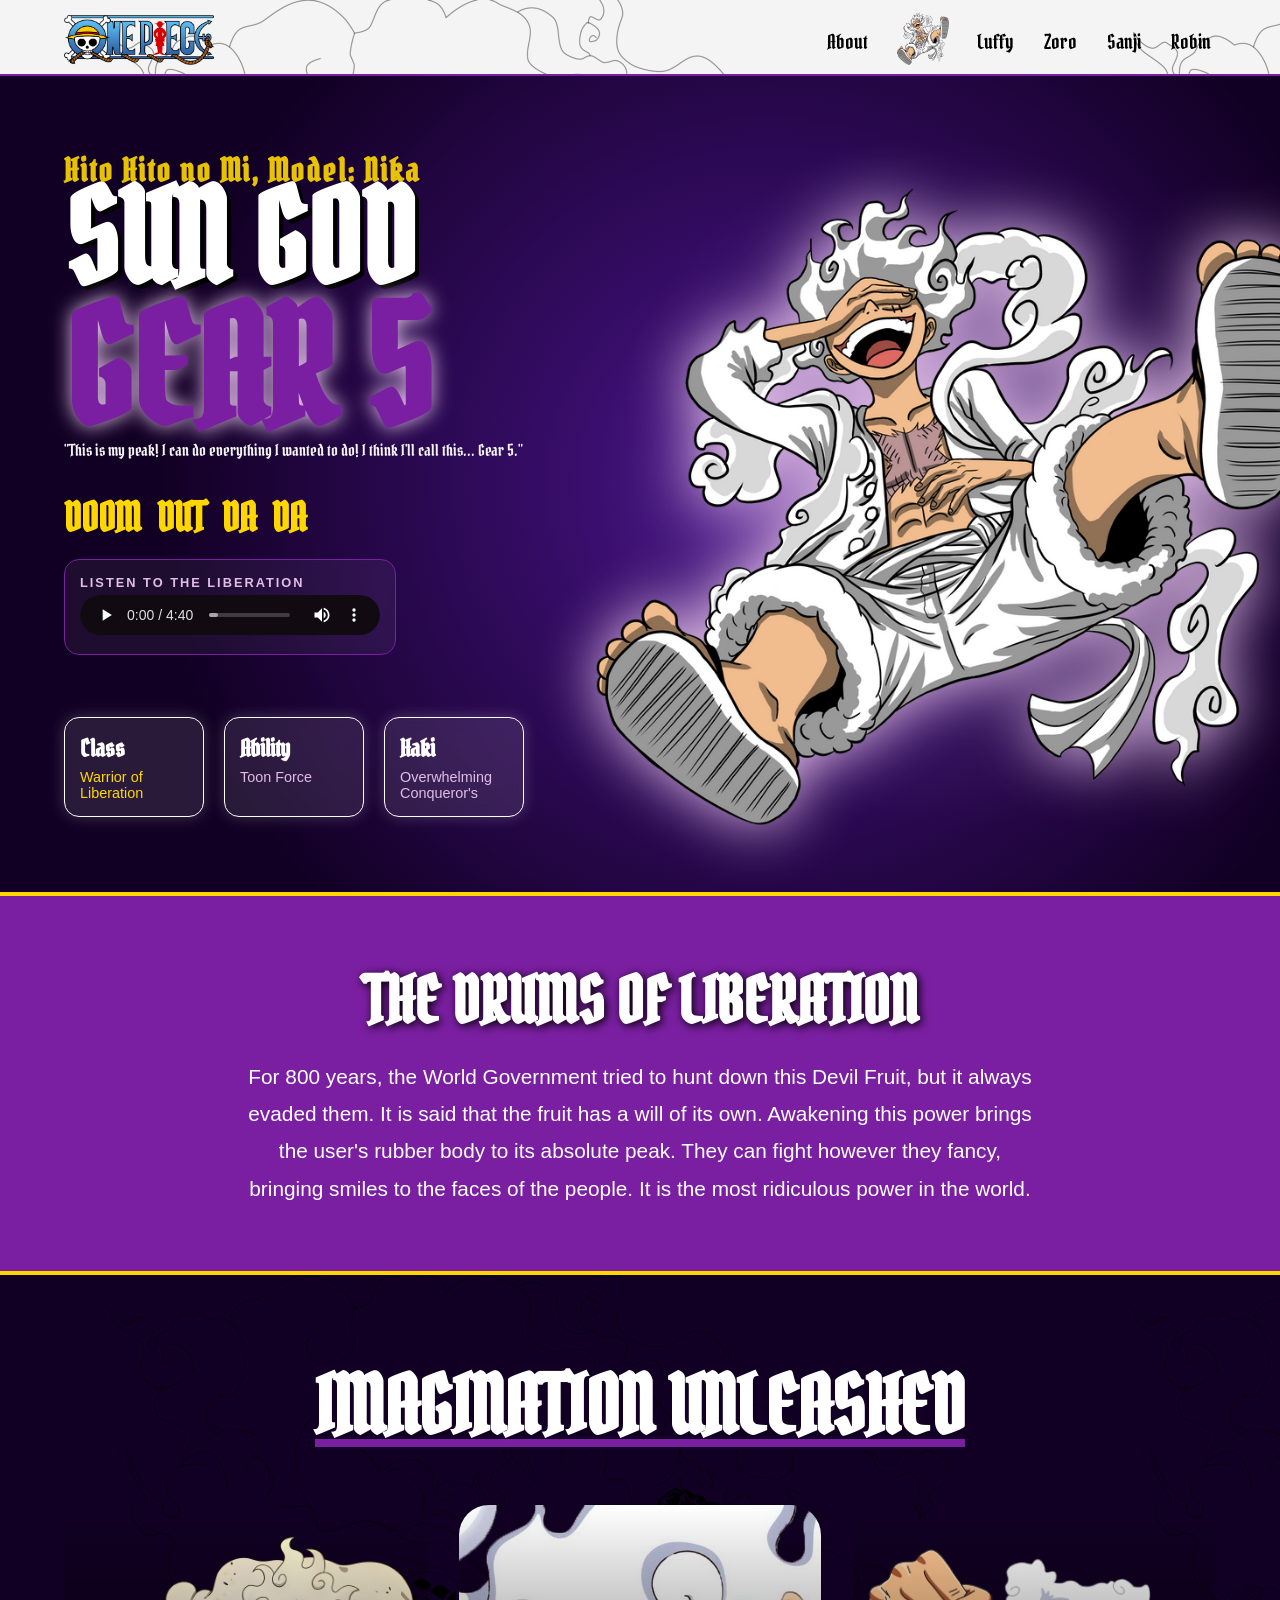
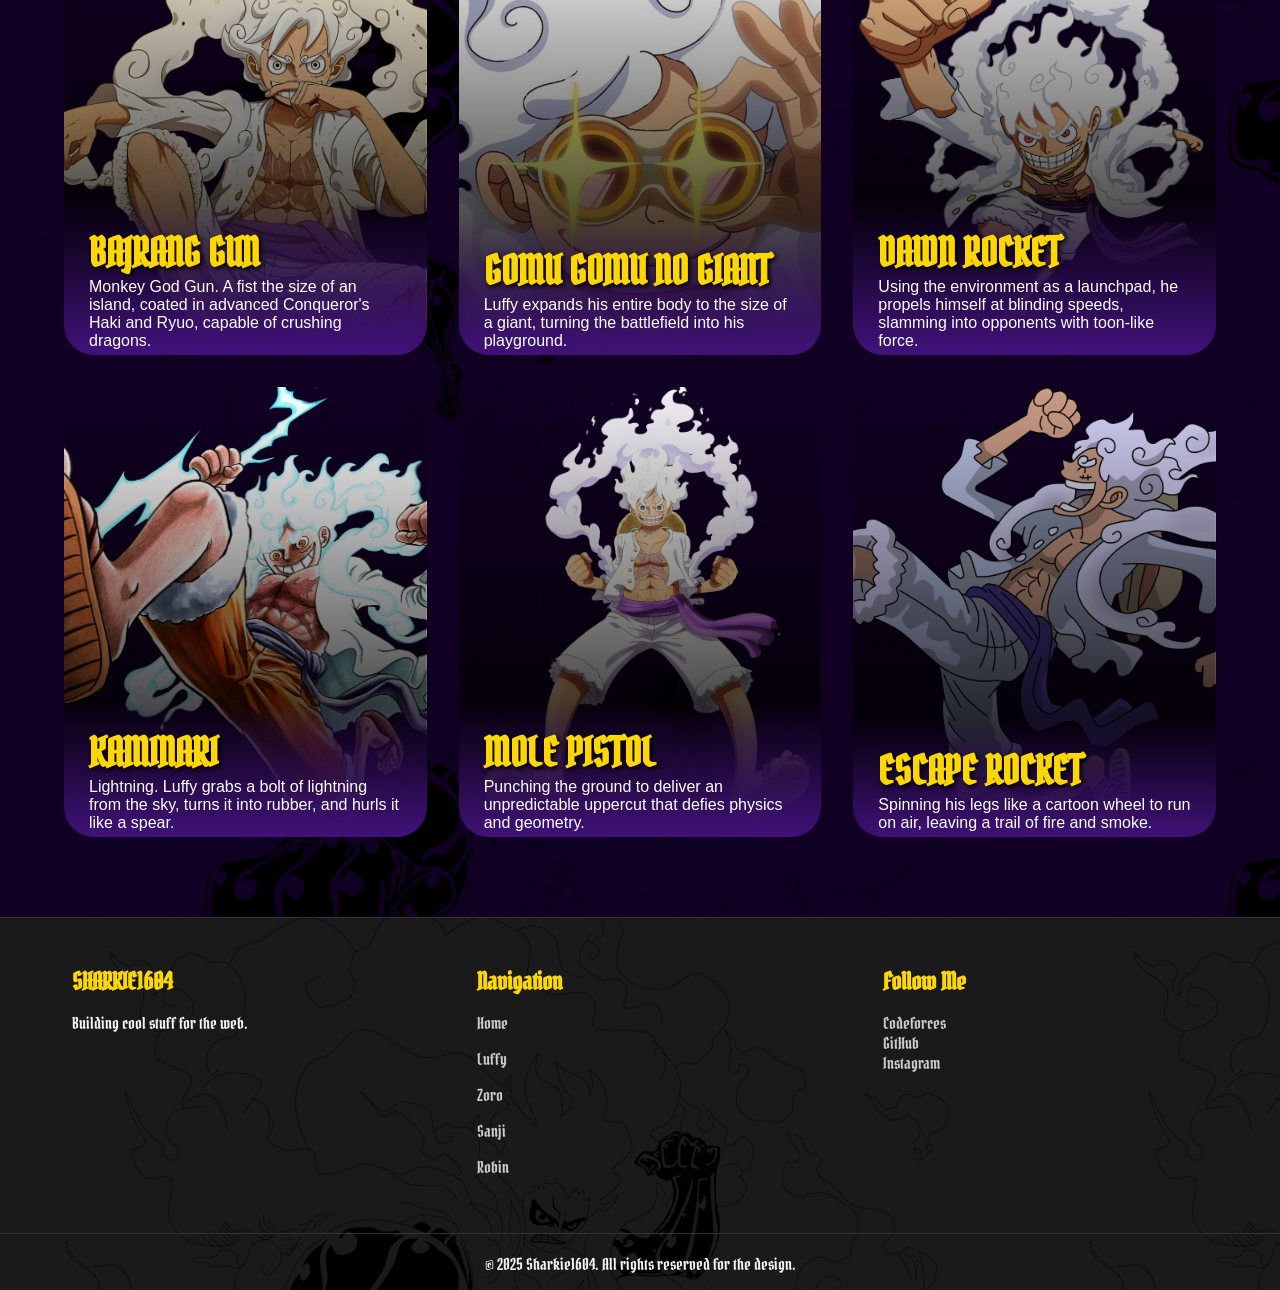
<file: gear5.html>
<!DOCTYPE html>
<html lang="en">
<head>
    <meta charset="UTF-8">
    <meta name="viewport" content="width=device-width, initial-scale=1.0">
    <title>Gear 5 | Sun God Nika</title>
    <link rel="stylesheet" href="gear5-style.css">
</head>
<body>
<header class="header">
<nav class="navbar">
    <a href="index.html" class="homepage">
    <img src="one-piece-logo.png" alt="logo" class="logo">
    </a>
<div class="hamburger">
    <span class="bar"></span>
    <span class="bar"></span>
    <span class="bar"></span>
</div>
<div class="nav-menu">
<div>
    <a href="about.html" class="navlinks">About</a>
</div>
<div>
    <a href="gear5.html" id="gear"><img src="luffy-gear5.png" class="gear5"></a>
</div>
<div><a href="luffy.html" class="navlinks">Luffy</a></div>
<div><a href="zoro.html" class="navlinks">Zoro</a></div>
<div><a href="sanji.html" class="navlinks">Sanji</a></div>
<div><a href="robin.html" class="navlinks">Robin</a></div>
</div>
</nav>
</header>
<main>
<header class="hero-section">
<div class="hero-content">
    <h2 class="subtitle">Hito Hito no Mi, Model: Nika</h2>
    <h1 class="title">SUN GOD<br><span>GEAR 5</span></h1
    <p class="description">
        "This is my peak! I can do everything I wanted to do! I think I'll call this... Gear 5."
    </p>
<div class="sound-effect">
    <span>DOOM</span> <span>DUT</span> <span>DA</span> <span>DA</span>
    </div>
    <div class="audio-wrapper">
        <p class="audio-label">LISTEN TO THE LIBERATION</p>
        <audio controls loop class="nika-audio">
            <source src="drums.mp3" type="audio/mpeg">
        </audio>
    </div>
<div class="stats-grid">
    <div class="stat-box">
        <h3>Class</h3>
        <p style="color:var(--joyboy-gold)">Warrior of Liberation</p>
    </div>
<div class="stat-box">
    <h3>Ability</h3>
    <p>Toon Force</p>
</div>
<div class="stat-box">
    <h3>Haki</h3>
    <p>Overwhelming Conqueror's</p>
    </div>
    </div>
</div>
<div class="hero-image">
    <img src="luffy-gear5.png" alt="Gear 5 Luffy" class="char-main-img">
    <div class="god-aura"></div>
    </div>
</header>
<section class="lore-section">
<div class="lore-container">
    <h2>THE DRUMS OF LIBERATION</h2>
    <p>
    For 800 years, the World Government tried to hunt down this Devil Fruit, but it always evaded them. It is said that the fruit has a will of its own. 
    Awakening this power brings the user's rubber body to its absolute peak. They can fight however they fancy, bringing smiles to the faces of the people.
    It is the most ridiculous power in the world.
    </p>
</div>
    </section>
<section class="techniques-section">
    <h2 class="section-title">IMAGINATION UNLEASHED</h2>
    <div class="cards-container">
    <div class="card tech-1">
    <div class="card-content">
        <h3>BAJRANG GUN</h3>
        <p>Monkey God Gun. A fist the size of an island, coated in advanced Conqueror's Haki and Ryuo, capable of crushing dragons.</p>
     </div>
</div>
    <div class="card tech-2">
    <div class="card-content">
        <h3>GOMU GOMU NO GIANT</h3>
        <p>Luffy expands his entire body to the size of a giant, turning the battlefield into his playground.</p>
    </div>
</div>
    <div class="card tech-3">
    <div class="card-content">
        <h3>DAWN ROCKET</h3>
        <p>Using the environment as a launchpad, he propels himself at blinding speeds, slamming into opponents with toon-like force.</p>
        </div>
    </div>
<div class="card tech-4">
    <div class="card-content">
        <h3>KAMINARI</h3>
        <p>Lightning. Luffy grabs a bolt of lightning from the sky, turns it into rubber, and hurls it like a spear.</p>
    </div>
</div>
<div class="card tech-5">
    <div class="card-content">
        <h3>MOLE PISTOL</h3>
        <p>Punching the ground to deliver an unpredictable uppercut that defies physics and geometry.</p>
    </div>
    </div>
<div class="card tech-6">
    <div class="card-content">
    <h3>ESCAPE ROCKET</h3>
    <p>Spinning his legs like a cartoon wheel to run on air, leaving a trail of fire and smoke.</p>
    </div>
    </div>
</div>
</section>
</main>

 <footer class="site-footer">
<div class="footer-container">
    <div class="footer-column">
    <h3>SHARKIE1604</h3>
    <p>Building cool stuff for the web.</p>
    </div>
<div class="footer-column">
    <h4>Navigation</h4>
    <ul>
        <li><a href="index.html">Home</a></li>
        <li><a href="luffy.html">Luffy</a></li>
        <li><a href="zoro.html">Zoro</a></li>
        <li><a href="sanji.html">Sanji</a></li>
        <li><a href="robin.html">Robin</a></li>
      </ul>
</div>
    <div class="footer-column">
        <h4>Follow Me</h4>
    <div class="social-links">
        <a href="https://codeforces.com/profile/sharkie1604" target="_blank">Codeforces</a><br>
        <a href="https://github.com/sharkie1604" target="_blank">GitHub</a><br>
        <a href="">Instagram</a><br>
    </div>
</div>
</div>
    <div class="footer-bottom">
        <p>&copy; 2025 Sharkie1604. All rights reserved for the design.</p>
    </div>
</footer>

    

    <script>
        document.addEventListener("DOMContentLoaded", () => {
            const hamburger = document.querySelector(".hamburger");
            const navMenu = document.querySelector(".nav-menu");
            hamburger.addEventListener("click", () => {
                hamburger.classList.toggle("active");
                navMenu.classList.toggle("active");
            });
        });
    </script>
</body>
</html>
</file>
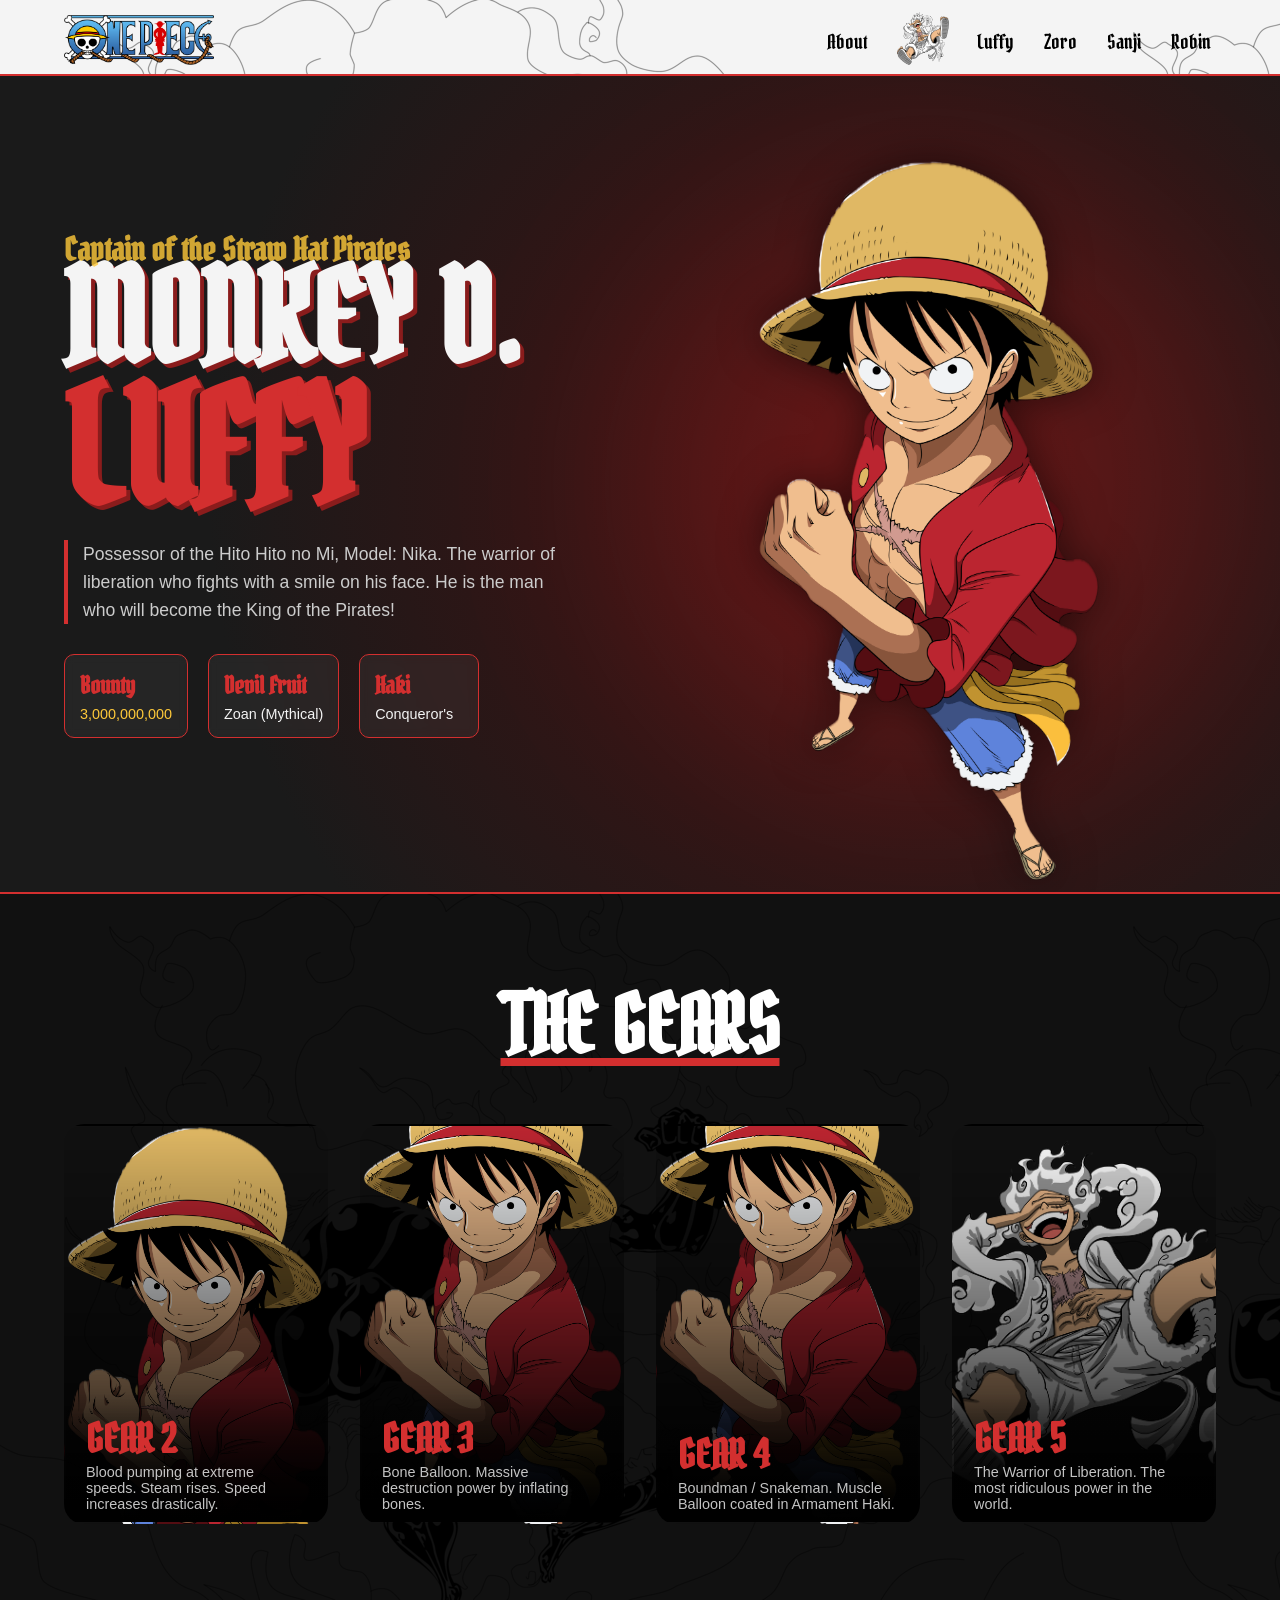
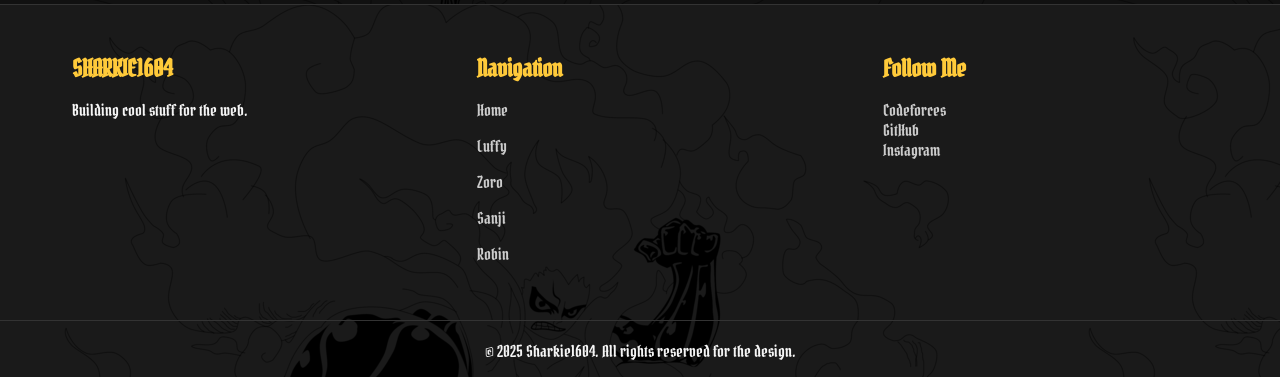
<file: luffy.html>
<!DOCTYPE html>
<html lang="en">
<head>
    <meta charset="UTF-8">
    <meta name="viewport" content="width=device-width, initial-scale=1.0">
    <title>Monkey D. Luffy | The Fifth Emperor</title>
    <link rel="stylesheet" href="luffy-style.css">
</head>
<body>
<header class="header">
    <nav class="navbar">
        <a href="index.html" class="homepage">
        <img src="one-piece-logo.png" alt="logo" class="logo">
        </a>

    <div class="hamburger">
        <span class="bar"></span>
        <span class="bar"></span>
        <span class="bar"></span>
    </div>

    <div class="nav-menu">
            <div><a href="about.html" class="navlinks">About</a></div>
            <div><a href="gear5.html" id="gear"><img src="luffy-gear5.png" class="gear5"></a></div>
            <div><a href="luffy.html" class="navlinks">Luffy</a></div>
            <div><a href="zoro.html" class="navlinks">Zoro</a></div>
            <div><a href="sanji.html" class="navlinks">Sanji</a></div>
            <div><a href="robin.html" class="navlinks">Robin</a></div>
        </div>
    </nav>
    </header>

    <main>
    <header class="hero-section">
    <div class="hero-content">
        <h2 class="subtitle">Captain of the Straw Hat Pirates</h2>
        <h1 class="title">MONKEY D.<br><span>LUFFY</span></h1>
        <p class="description">
        Possessor of the Hito Hito no Mi, Model: Nika. 
        The warrior of liberation who fights with a smile on his face.
        He is the man who will become the King of the Pirates!
        </p>
                
        <div class="stats-grid">
            <div class="stat-box">
            <h3>Bounty</h3>
            <p style="color:var(--gold)">3,000,000,000</p>
        </div>
        <div class="stat-box">
            <h3>Devil Fruit</h3>
            <p>Zoan (Mythical)</p>
        </div>
        <div class="stat-box">
            <h3>Haki</h3>
            <p>Conqueror's</p>
        </div>
        </div>
    </div>

    <div class="hero-image">
        <img src="luffy.png" alt="Monkey D. Luffy" class="luffy-main-img">
        <div class="smoke-effect"></div>
    </div>
    </header>

    <section class="gears-section">
    <h2 class="section-title">THE GEARS</h2>
            
    <div class="cards-container">
        <div class="card gear-2">
        <div class="card-content">
        <h3>GEAR 2</h3>
        <p>Blood pumping at extreme speeds. Steam rises. Speed increases drastically.</p>
        </div>
    </div>
    <div class="card gear-3">
    <div class="card-content">
        <h3>GEAR 3</h3>
        <p>Bone Balloon. Massive destruction power by inflating bones.</p>
        </div>
    </div>
    <div class="card gear-4">
    <div class="card-content">
        <h3>GEAR 4</h3>
    <p>Boundman / Snakeman. Muscle Balloon coated in Armament Haki.</p>
    </div>
    </div>
    <div class="card gear-5">
    <div class="card-content">
        <h3>GEAR 5</h3>
        <p>The Warrior of Liberation. The most ridiculous power in the world.</p>
        </div>
    </div>
    </div>
    </section>
    </main>

    <footer class="site-footer">
    <div class="footer-container">
    <div class="footer-column">
        <h3>SHARKIE1604</h3>
        <p>Building cool stuff for the web.</p>
    </div>
    <div class="footer-column">
        <h4>Navigation</h4>
        <ul>
        <li><a href="index.html">Home</a></li>
        <li><a href="luffy.html">Luffy</a></li>
        <li><a href="zoro.html">Zoro</a></li>
        <li><a href="sanji.html">Sanji</a></li>
        <li><a href="robin.html">Robin</a></li>
      </ul>
    </div>
    <div class="footer-column">
    <h4>Follow Me</h4>
    <div class="social-links">
        <a href="https://codeforces.com/profile/sharkie1604" target="_blank">Codeforces</a><br>
        <a href="https://github.com/sharkie1604" target="_blank">GitHub</a><br>
        <a href="">Instagram</a><br>
    </div>
    </div>
    </div>
    <div class="footer-bottom">
        <p>&copy; 2025 Sharkie1604. All rights reserved for the design.</p>
    </div>
    </footer>

    <script>
        document.addEventListener("DOMContentLoaded", () => {
            const hamburger = document.querySelector(".hamburger");
            const navMenu = document.querySelector(".nav-menu");
            hamburger.addEventListener("click", () => {
                hamburger.classList.toggle("active");
                navMenu.classList.toggle("active");
            });
        });
    </script>
</body>
</html>
</file>
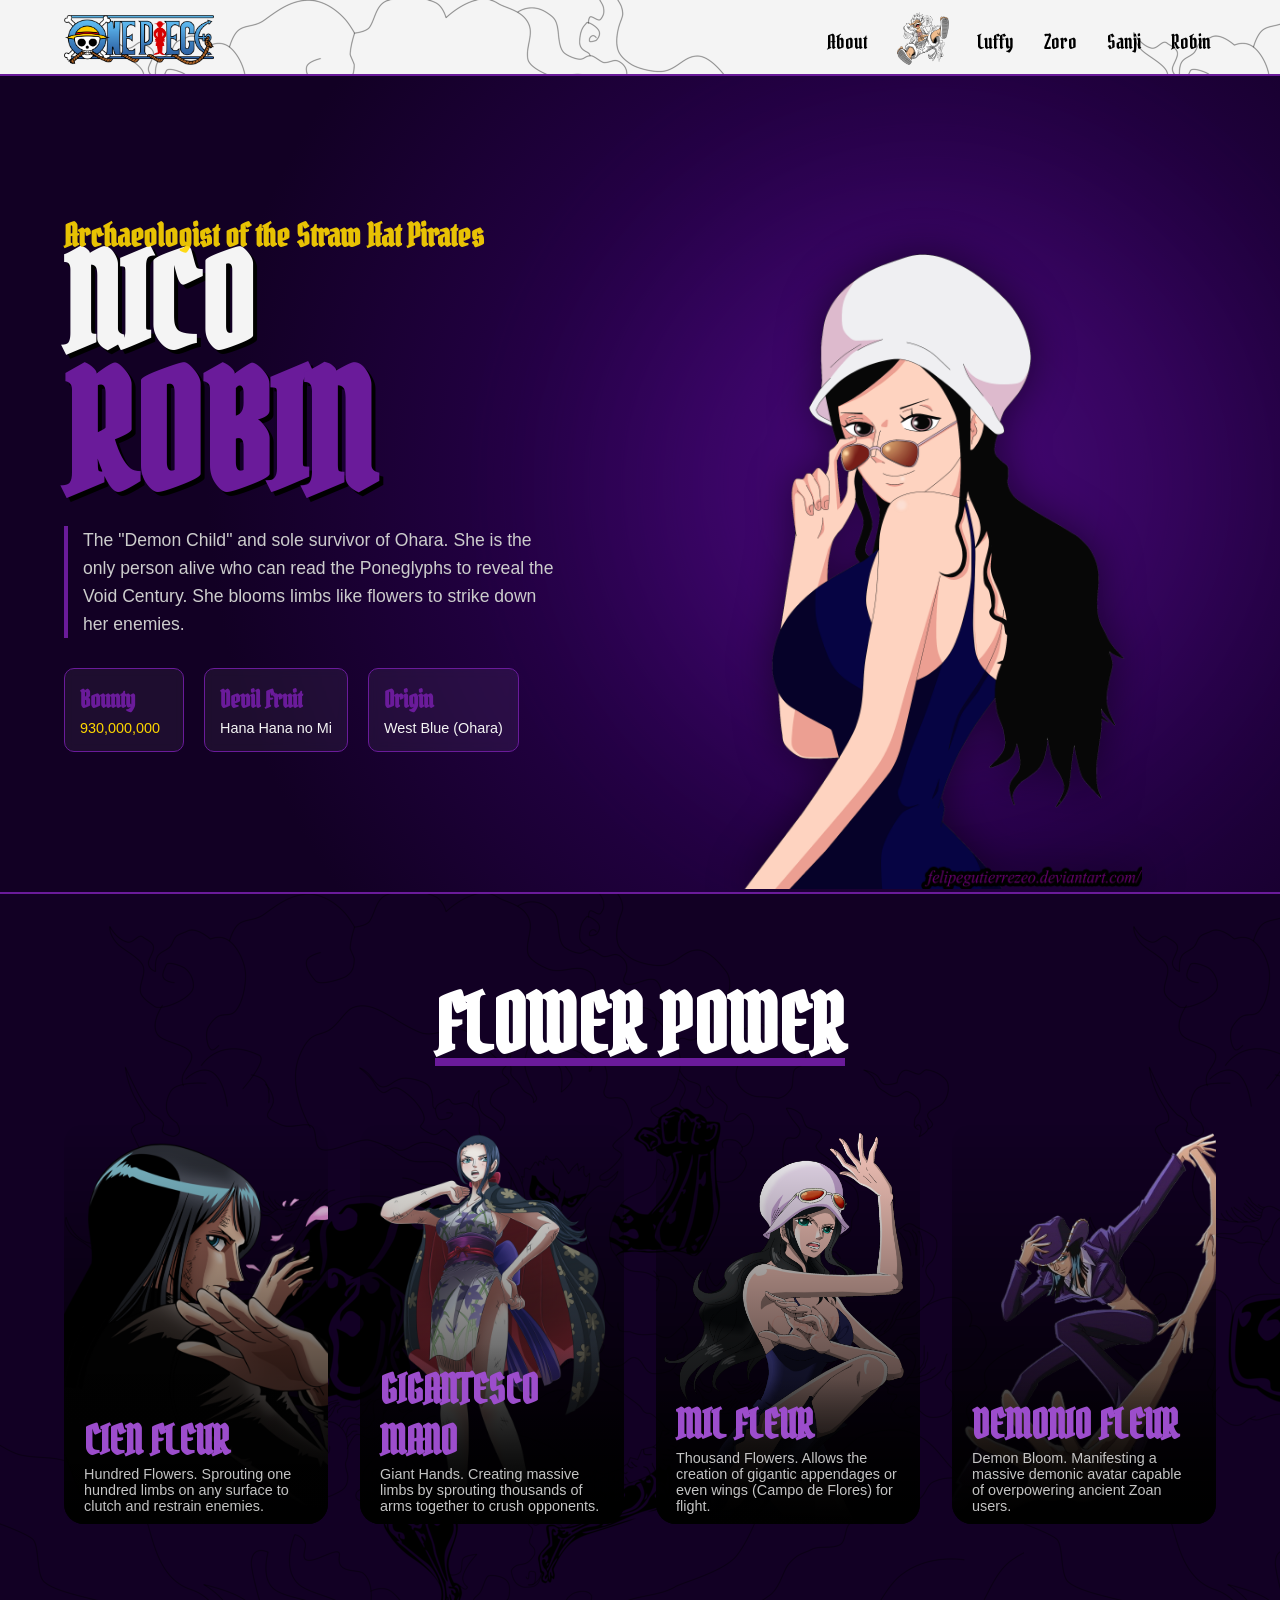
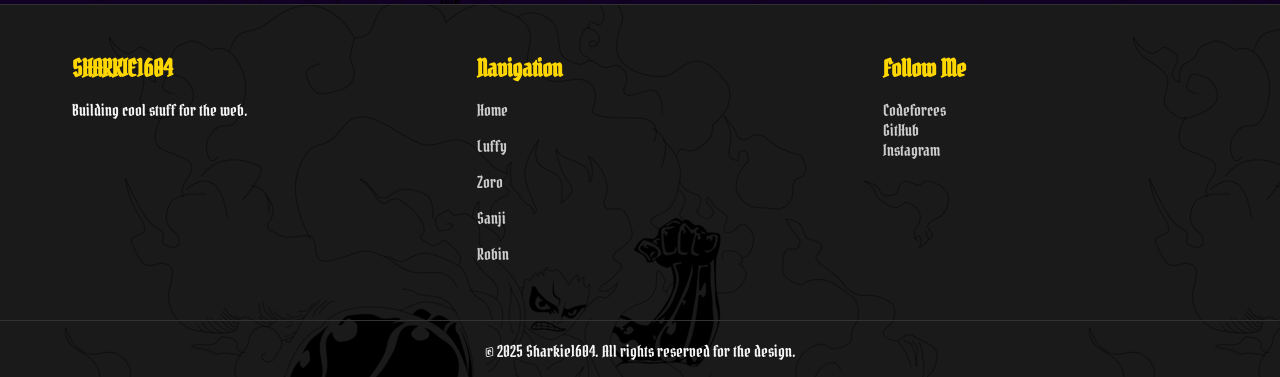
<file: robin.html>
<!DOCTYPE html>
<html lang="en">
<head>
    <meta charset="UTF-8">
    <meta name="viewport" content="width=device-width, initial-scale=1.0">
    <title>Nico Robin | Demon Child</title>
    <link rel="stylesheet" href="robin-style.css">
</head>
<body>
<header class="header">
 <nav class="navbar">
    <a href="index.html" class="homepage">
    <img src="one-piece-logo.png" alt="logo" class="logo">
    </a>
<div class="hamburger">
    <span class="bar"></span>
    <span class="bar"></span>
    <span class="bar"></span>
</div>
<div class="nav-menu">
    <a href="about.html" class="navlinks">About</a>
    <a href="gear5.html" id="gear"><img src="luffy-gear5.png" class="gear5"></a>
    <a href="luffy.html" class="navlinks">Luffy</a>
    <a href="zoro.html" class="navlinks">Zoro</a>
    <a href="sanji.html" class="navlinks">Sanji</a>
    <a href="robin.html" class="navlinks">Robin</a>
</div>
</nav>
</header>
<main>
<header class="hero-section">
    <div class="hero-content">
     <h2 class="subtitle">Archaeologist of the Straw Hat Pirates</h2>
    <h1 class="title">NICO<br><span>ROBIN</span></h1>
    <p class="description">
    The "Demon Child" and sole survivor of Ohara. She is the only person alive who can read the Poneglyphs to reveal the Void Century. She blooms limbs like flowers to strike down her enemies.
    </p>
<div class="stats-grid">
    <div class="stat-box">
    <h3>Bounty</h3>
    <p style="color:var(--robin-gold)">930,000,000</p>
    </div>
    <div class="stat-box">
        <h3>Devil Fruit</h3>
        <p>Hana Hana no Mi</p>
    </div>
    <div class="stat-box">
        <h3>Origin</h3>
        <p>West Blue (Ohara)</p>
    </div>
    </div>
</div>
<div class="hero-image">
    <img src="robin.png" alt="Nico Robin" class="char-main-img">
    <div class="smoke-effect"></div>
</div>
</header>

<section class="techniques-section">
    <h2 class="section-title">FLOWER POWER</h2>
<div class="cards-container">
    <div class="card tech-1">
    <div class="card-content">
        <h3>CIEN FLEUR</h3>
        <p>Hundred Flowers. Sprouting one hundred limbs on any surface to clutch and restrain enemies.</p>
    </div>
    </div>
<div class="card tech-2">
    <div class="card-content">
        <h3>GIGANTESCO MANO</h3>
        <p>Giant Hands. Creating massive limbs by sprouting thousands of arms together to crush opponents.</p>
        </div>
    </div>
        <div class="card tech-3">
        <div class="card-content">
            <h3>MIL FLEUR</h3>
            <p>Thousand Flowers. Allows the creation of gigantic appendages or even wings (Campo de Flores) for flight.</p>
        </div>
    </div>
    <div class="card tech-4">
        <div class="card-content">
            <h3>DEMONIO FLEUR</h3>
            <p>Demon Bloom. Manifesting a massive demonic avatar capable of overpowering ancient Zoan users.</p>
        </div>
    </div>
    </div>
</section>
</main>
<footer class="site-footer">
<div class="footer-container">
    <div class="footer-column">
        <h3>SHARKIE1604</h3>
        <p>Building cool stuff for the web.</p>
</div>
<div class="footer-column">
    <h4>Navigation</h4>
    <ul>
        <li><a href="index.html">Home</a></li>
        <li><a href="luffy.html">Luffy</a></li>
        <li><a href="zoro.html">Zoro</a></li>
        <li><a href="sanji.html">Sanji</a></li>
        <li><a href="robin.html">Robin</a></li>
      </ul>
</div>
<div class="footer-column">
    <h4>Follow Me</h4>
    <div class="social-links">
        <a href="https://codeforces.com/profile/sharkie1604" target="_blank">Codeforces</a><br>
        <a href="https://github.com/sharkie1604" target="_blank">GitHub</a><br>
        <a href="">Instagram</a><br>
    </div>
</div>
</div>
<div class="footer-bottom">
   <p>&copy; 2025 Sharkie1604. All rights reserved for the design.</p>
</div>
</footer>



    <script>
        document.addEventListener("DOMContentLoaded", () => {
            const hamburger = document.querySelector(".hamburger");
            const navMenu = document.querySelector(".nav-menu");
            hamburger.addEventListener("click", () => {
                hamburger.classList.toggle("active");
                navMenu.classList.toggle("active");
            });
        });
    </script>
</body>
</html>
</file>
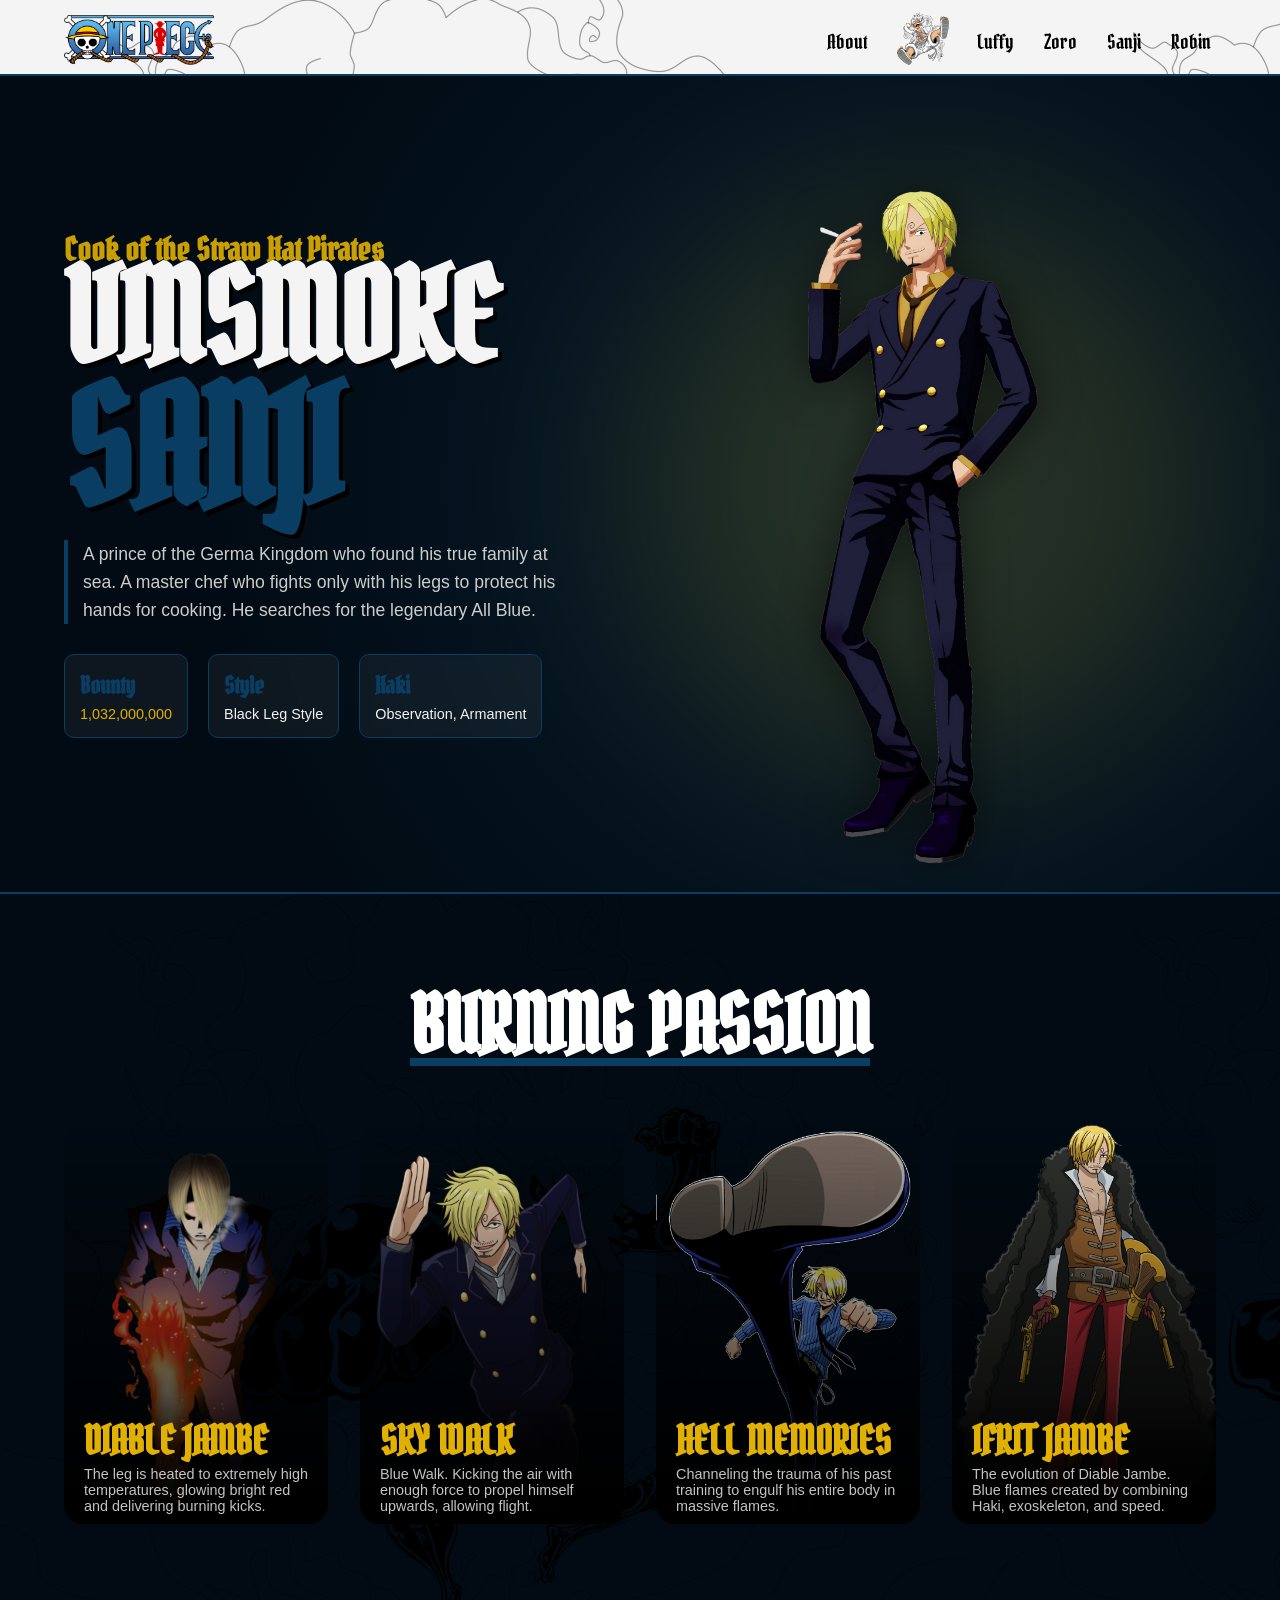
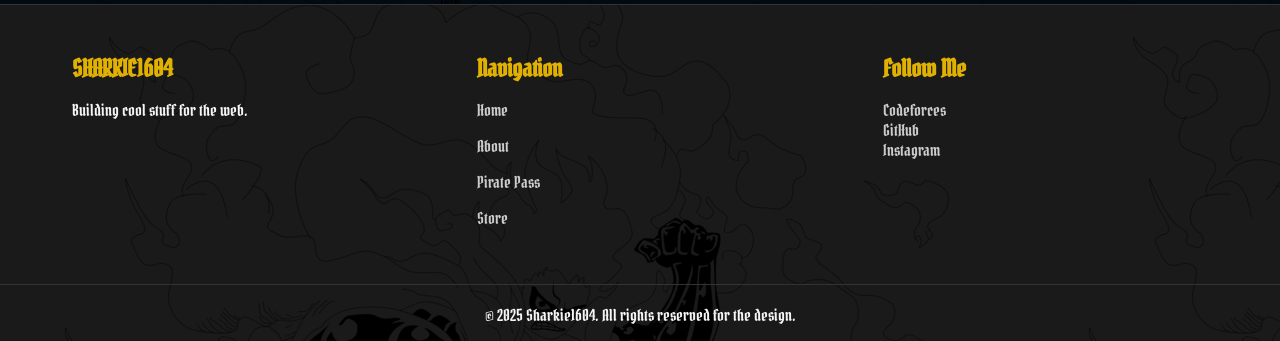
<file: sanji.html>
<!DOCTYPE html>
<html lang="en">
<head>
    <meta charset="UTF-8">
    <meta name="viewport" content="width=device-width, initial-scale=1.0">
    <title>Vinsmoke Sanji | Black Leg</title>
    <link rel="stylesheet" href="sanji-style.css">
</head>
<body>
<header class="header">
<nav class="navbar">
<a href="index.html" class="homepage">
<img src="one-piece-logo.png" alt="logo" class="logo">
</a>
<div class="hamburger">
    <span class="bar"></span>
    <span class="bar"></span>
    <span class="bar"></span>
</div>
<div class="nav-menu">
    <a href="about.html" class="navlinks">About</a>
    <a href="gear5.html" id="gear"><img src="luffy-gear5.png" class="gear5"></a>
    <a href="luffy.html" class="navlinks">Luffy</a>
     <a href="zoro.html" class="navlinks">Zoro</a>
    <a href="sanji.html" class="navlinks">Sanji</a>
    <a href="robin.html" class="navlinks">Robin</a>
</div>
</nav>
</header>
<main>
<header class="hero-section">
    <div class="hero-content">
        <h2 class="subtitle">Cook of the Straw Hat Pirates</h2>
        <h1 class="title">VINSMOKE<br><span>SANJI</span></h1>
        <p class="description">
        A prince of the Germa Kingdom who found his true family at sea. A master chef who fights only with his legs to protect his hands for cooking. He searches for the legendary All Blue.
        </p>
    <div class="stats-grid">
        <div class="stat-box">
            <h3>Bounty</h3>
            <p style="color:var(--sanji-gold)">1,032,000,000</p>
        </div>
    <div class="stat-box">
        <h3>Style</h3>
        <p>Black Leg Style</p>
    </div>
        <div class="stat-box">
            <h3>Haki</h3>
            <p>Observation, Armament</p>
            </div>
        </div>
    </div>
<div class="hero-image">
    <img src="sanji.png" alt="Vinsmoke Sanji" class="char-main-img">
    <div class="smoke-effect"></div>
</div>
</header>
<section class="techniques-section">
    <h2 class="section-title">BURNING PASSION</h2>
<div class="cards-container">
    <div class="card tech-1">
    <div class="card-content">
        <h3>DIABLE JAMBE</h3>
        <p>The leg is heated to extremely high temperatures, glowing bright red and delivering burning kicks.</p>
    </div>
</div>
<div class="card tech-2">
<div class="card-content">
    <h3>SKY WALK</h3>
    <p>Blue Walk. Kicking the air with enough force to propel himself upwards, allowing flight.</p>
</div>
</div>
    <div class="card tech-3">
    <div class="card-content">
        <h3>HELL MEMORIES</h3>
        <p>Channeling the trauma of his past training to engulf his entire body in massive flames.</p>
    </div>
    </div>
    <div class="card tech-4">
    <div class="card-content">
        <h3>IFRIT JAMBE</h3>
        <p>The evolution of Diable Jambe. Blue flames created by combining Haki, exoskeleton, and speed.</p>
    </div>
    </div>
</div>
</section>
</main>
<footer class="site-footer">
<div class="footer-container">
    <div class="footer-column">
        <h3>SHARKIE1604</h3>
        <p>Building cool stuff for the web.</p>
    </div>
    <div class="footer-column">
        <h4>Navigation</h4>
        <ul>
        <li><a href="index.html">Home</a></li>
        <li><a href="">About</a></li>
        <li><a href="">Pirate Pass</a></li>
        <li><a href="">Store</a></li>
        </ul>
    </div>
    <div class="footer-column">
        <h4>Follow Me</h4>
    <div class="social-links">
        <a href="https://codeforces.com/profile/sharkie1604" target="_blank">Codeforces</a><br>
        <a href="https://github.com/sharkie1604" target="_blank">GitHub</a><br>
        <a href="">Instagram</a><br>
    </div>
    </div>
    </div>
    <div class="footer-bottom">
    <p>&copy; 2025 Sharkie1604. All rights reserved for the design.</p>
    </div>
</footer>



    <script>
        document.addEventListener("DOMContentLoaded", () => {
            const hamburger = document.querySelector(".hamburger");
            const navMenu = document.querySelector(".nav-menu");
            hamburger.addEventListener("click", () => {
                hamburger.classList.toggle("active");
                navMenu.classList.toggle("active");
            });
        });
    </script>
</body>
</html>
</file>
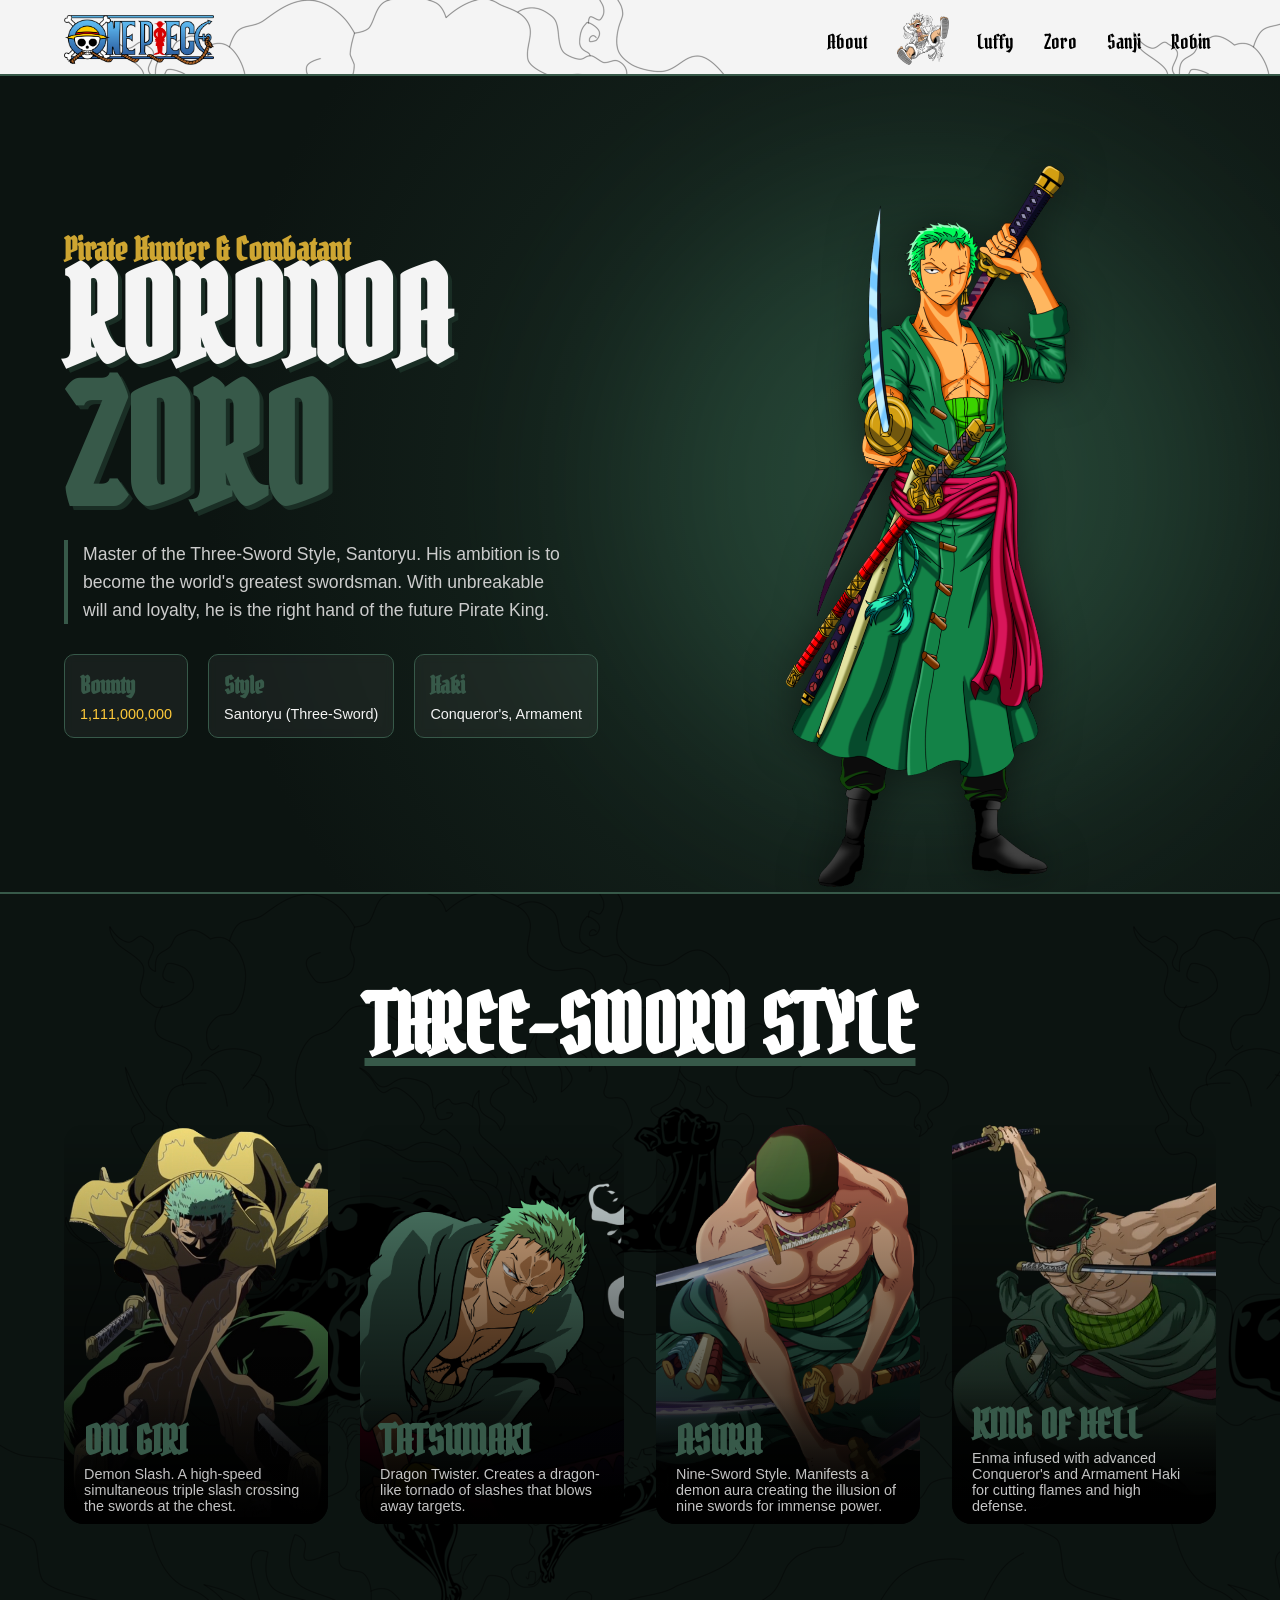
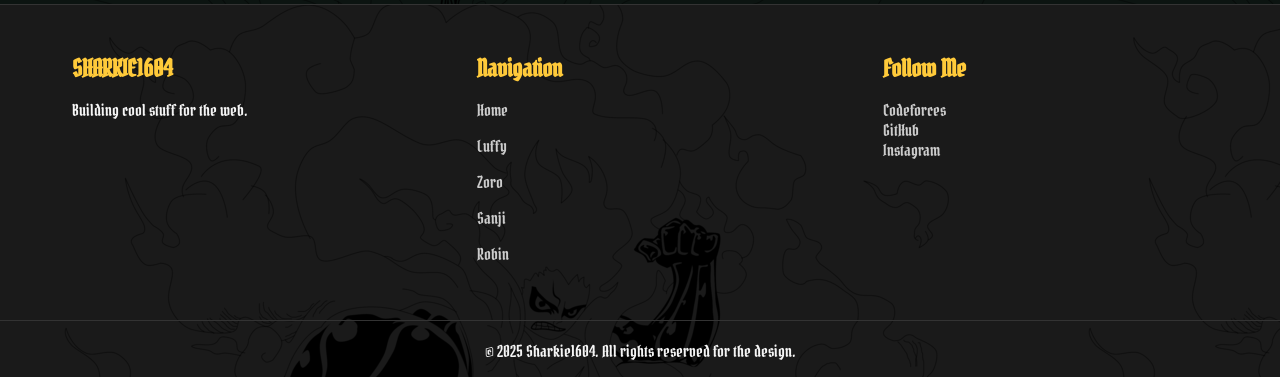
<file: zoro.html>
<!-- i just made the luffy page completely along with it's css-->
<!-- and then copy pasted  the html and css to other characters' files-->
<!-- and changed the text and images and color scheme. -->
<!-- the text and other stuff like descriptions and some lines -->
<!-- describing the abilities and stuff i generated these form ai -->



<!DOCTYPE html>
<html lang="en">
<head>
    <meta charset="UTF-8">
    <meta name="viewport" content="width=device-width, initial-scale=1.0">
    <title>Roronoa Zoro | The Pirate Hunter</title>
    <link rel="stylesheet" href="zoro-style.css">
</head>
<body>
<header class="header">
<nav class="navbar">
    <a href="index.html" class="homepage">
    <img src="one-piece-logo.png" alt="logo" class="logo">
    </a>
    <div class="hamburger">
    <span class="bar"></span>
    <span class="bar"></span>
    <span class="bar"></span>
    </div>
    <div class="nav-menu">
        <a href="about.html" class="navlinks">About</a>
        <a href="gear5.html" id="gear"><img src="luffy-gear5.png" class="gear5"></a>
        <a href="luffy.html" class="navlinks">Luffy</a>
        <a href="zoro.html" class="navlinks">Zoro</a>
        <a href="sanji.html" class="navlinks">Sanji</a>
        <a href="robin.html" class="navlinks">Robin</a>
    </div>
</nav>
</header>

<main>
    <header class="hero-section">
    <div class="hero-content">
        <h2 class="subtitle">Pirate Hunter & Combatant</h2>
        <h1 class="title">RORONOA<br><span>ZORO</span></h1>
        <p class="description">
        Master of the Three-Sword Style, Santoryu. His ambition is to become the world's greatest swordsman. With unbreakable will and loyalty, he is the right hand of the future Pirate King.
        </p>
    <div class="stats-grid">
    <div class="stat-box">
        <h3>Bounty</h3>
    <p style="color:var(--gold)">1,111,000,000</p>
    </div>
    <div class="stat-box">
        <h3>Style</h3>
    <p>Santoryu (Three-Sword)</p>
    </div>
<div class="stat-box">
    <h3>Haki</h3>
    <p>Conqueror's, Armament</p>
    </div>
</div>
</div>

<div class="hero-image">
    <img src="zoro2.png" alt="Roronoa Zoro" class="char-main-img">
    <div class="smoke-effect"></div>
</div>
</header>
<section class="techniques-section">
    <h2 class="section-title">THREE-SWORD STYLE</h2>
    <div class="cards-container">
    <div class="card tech-1">
    <div class="card-content">
        <h3>ONI GIRI</h3>
        <p>Demon Slash. A high-speed simultaneous triple slash crossing the swords at the chest.</p>
    </div>
    </div>
    <div class="card tech-2">
    <div class="card-content">
        <h3>TATSUMAKI</h3>
        <p>Dragon Twister. Creates a dragon-like tornado of slashes that blows away targets.</p>
    </div>
</div>
    <div class="card tech-3">
        <div class="card-content">
        <h3>ASURA</h3>
        <p>Nine-Sword Style. Manifests a demon aura creating the illusion of nine swords for immense power.</p>
        </div>
    </div>
    <div class="card tech-4">
    <div class="card-content">
        <h3>KING OF HELL</h3>
        <p>Enma infused with advanced Conqueror's and Armament Haki for cutting flames and high defense.</p>
    </div>
    </div>
    </div>
    </section>
    </main>


    <footer class="site-footer">
    <div class="footer-container">
    <div class="footer-column">
    <h3>SHARKIE1604</h3>
    <p>Building cool stuff for the web.</p>
    </div>
    <div class="footer-column">
        <h4>Navigation</h4>
        <ul>
        <li><a href="index.html">Home</a></li>
        <li><a href="luffy.html">Luffy</a></li>
        <li><a href="zoro.html">Zoro</a></li>
        <li><a href="sanji.html">Sanji</a></li>
        <li><a href="robin.html">Robin</a></li>
      </ul>
    </div>
<div class="footer-column">
    <h4>Follow Me</h4>
    <div class="social-links">
        <a href="https://codeforces.com/profile/sharkie1604" target="_blank">Codeforces</a><br>
        <a href="https://github.com/sharkie1604" target="_blank">GitHub</a><br>
        <a href="">Instagram</a><br>
    </div>
</div>
    </div>
    <div class="footer-bottom">
    <p>&copy; 2025 Sharkie1604. All rights reserved for the design.</p>
    </div>
</footer>
    <script>
        document.addEventListener("DOMContentLoaded", () => {
            const hamburger = document.querySelector(".hamburger");
            const navMenu = document.querySelector(".nav-menu");
            hamburger.addEventListener("click", () => {
                hamburger.classList.toggle("active");
                navMenu.classList.toggle("active");
            });
        });
    </script>
</body>
</html>
</file>
<file: gear5-style.css>
@font-face{
    font-family: "OnePieceFont";
    src: url("Pirata_One/PirataOne-Regular.ttf") format("truetype");
}
*{
    padding: 0;
    margin: 0;
    box-sizing: border-box;
    font-family: "OnePieceFont", cursive;
}
:root{
    --nika-white: #ffffff;
    --nika-purple: #7B1FA2;
    --nika-glow: #E1BEE7;
    --joyboy-gold: #FFD700;
    --text-light: #f4f4f4;
    --header-height: 84.5px;
}
body{
    background-color: #1a1a1a;
    color: var(--text-light);
    overflow-x: hidden;
}
.header{
    position: sticky;
    top: 0;
    z-index: 1000;
    padding-top: 10px;
    background-color: #f4f4f4;
    background-image: url("haki.png");
    border-bottom: 2px solid var(--nika-purple);
}
.navbar{
    display: flex;
    justify-content: space-between;
    align-items: center;
    padding: 0 5%;
    width: 100%;
}
.logo{
    width: 150px;
    height: 50px;
    transition: all 0.2s linear;
}
.logo:hover{
    width: 160px;
    height: 53px;
}
.nav-menu{
    display: flex;
    align-items: center;
    gap: 20px;
}
.navlinks{
    text-decoration: none;
    color: black;
    font-size: 20px;
    padding: 5px;
    transition: all 0.2s linear;
    position: relative;
}
.navlinks:hover{
    font-size: 22px;
    color: var(--nika-purple);
    text-shadow: 2px 2px 15px var(--nika-purple);
}
.gear5{
    width: 60px;
    height: 60px;
    transition: all 0.2s linear;
    animation: bounce 2s infinite; 
}
.hamburger{
    display: none;
    cursor: pointer;
    flex-direction: column;
    gap: 5px;
    z-index: 1001;
}
.bar{
    display: block;
    width: 25px;
    height: 3px;
    background-color: black;
    transition: all 0.3s ease-in-out;
    border-radius: 5px;
}
.hero-section{
    min-height: calc(100vh - var(--header-height));
    display: flex;
    align-items: center;
    justify-content: space-between;
    padding: 0 5%;
    background: radial-gradient(circle at 60% 50%, #4A148C 0%, #120024 70%);
    position: relative;
    overflow: hidden;
}
.hero-content{
    flex: 1;
    z-index: 2;
    animation: slideInLeft 1s ease-out;
}
.subtitle{
    font-size: 2rem;
    color: var(--joyboy-gold);
    margin-bottom: -10px;
    opacity: 0.9;
    letter-spacing: 2px;
}
.title{
    font-size: 8rem;
    line-height: 0.9;
    text-shadow: 4px 4px 0px black;
    color: var(--nika-white);
}
.title span{
    color: var(--nika-purple);
    font-size: 10rem;
    display: block;
    text-shadow: 0 0 20px var(--nika-glow);
}
.description{
    font-family: sans-serif;
    font-size: 1.2rem;
    line-height: 1.6;
    max-width: 550px;
    margin: 20px 0;
    border-left: 4px solid var(--nika-white);
    padding-left: 15px;
    color: #e0e0e0;
    font-style: italic;
}
.sound-effect{
    margin: 2rem 0 1rem 0;
    font-size: 2.5rem;
    color: var(--joyboy-gold);
    font-weight: bold;
    display: flex;
    gap: 1rem;
}
.sound-effect span{
    animation: heartbeat 1.2s infinite;
}
@keyframes heartbeat{
    0%{
        transform: scale(1);
        opacity: 0.5;
    }
    25%{
        transform: scale(1.3);
        opacity: 1;
    }
    50%{
        transform: scale(1);
        opacity: 0.5;
    }
    100%{
        transform: scale(1);
        opacity: 0.5;
    }
}


.sound-effect span:nth-child(2){
    animation-delay: 0.2s;
}
.sound-effect span:nth-child(3){
    animation-delay: 0.4s;
}
.sound-effect span:nth-child(4){
    animation-delay: 0.6s;
}
.audio-wrapper{
    margin-bottom: 2rem;
    background: rgba(255, 255, 255, 0.05);
    padding: 15px;
    border-radius: 15px;
    border: 1px solid var(--nika-purple);
    display: inline-block;
    backdrop-filter: blur(5px);
}
.audio-label{
    font-family: sans-serif;
    font-size: 0.8rem;
    color: var(--nika-glow);
    margin-bottom: 5px;
    letter-spacing: 2px;
    font-weight: bold;
}
.nika-audio{
    height: 40px;
    width: 300px;
    outline: none;
    filter: invert(1) hue-rotate(280deg) saturate(3);
    border-radius: 20px;
}
.stats-grid{
    display: flex;
    gap: 20px;
    margin-top: 30px;
}
.stat-box{
    background: rgba(255, 255, 255, 0.1);
    padding: 15px;
    border: 1px solid var(--nika-white);
    border-radius: 15px;
    min-width: 140px;
    backdrop-filter: blur(10px);
    box-shadow: 0 0 15px rgba(255, 255, 255, 0.2);
}
.stat-box h3{
    color: var(--nika-white);
    font-size: 1.5rem;
    margin-bottom: 5px;
}
.stat-box p{
    font-family: sans-serif;
    font-size: 0.9rem;
    color: var(--nika-glow);
}
.hero-image{
    flex: 1;
    height: 90vh;
    display: flex;
    align-items: flex-end;
    justify-content: center;
    position: relative;
}
.char-main-img{
    height: 90%;
    width: auto;
    object-fit: contain;
    filter: drop-shadow(0px 0px 30px var(--nika-glow));
    animation: float 3s ease-in-out infinite alternate;
    z-index: 2;
    display: block;
}
.god-aura{
    position: absolute;
    width: 700px;
    height: 700px;
    background: radial-gradient(circle, var(--nika-white) 0%, transparent 70%);
    border-radius: 50%;
    opacity: 0.15;
    z-index: 1;
    top: 50%;
    left: 50%;
    transform: translate(-50%, -50%);
    animation: spin 20s linear infinite;
}
.lore-section{
    padding: 4rem 5%;
    background-color: var(--nika-purple);
    text-align: center;
    border-top: 4px solid var(--joyboy-gold);
    border-bottom: 4px solid var(--joyboy-gold);
    color: var(--nika-white);
}
.lore-container{
    max-width: 800px;
    margin: 0 auto;
}
.lore-container h2{
    font-size: 4rem;
    margin-bottom: 1rem;
    text-shadow: 2px 2px 10px black;
}
.lore-container p{
    font-family: sans-serif;
    font-size: 1.3rem;
    line-height: 1.8;
}
.techniques-section{
    padding: 5rem 5%;
    background-image: url("haki.png");
    background-color: #120024;
    text-align: center;
}
.section-title{
    font-size: 5rem;
    color: white;
    margin-bottom: 3rem;
    text-decoration: underline;
    text-decoration-color: var(--nika-purple);
}
.cards-container{
    display: grid;
    grid-template-columns: repeat(auto-fit, minmax(300px, 1fr)); 
    gap: 2rem;
}
.card{
    height: 450px; 
    border-radius: 30px;
    position: relative;
    overflow: hidden;
    transition: 0.4s cubic-bezier(0.175, 0.885, 0.32, 1.275); 
    cursor: pointer;
    /* border: 2px solid transparent; */
    background-color: #000;
}
.card:hover{
    border: 2px solid var(--joyboy-gold);
    transform: scale(1.05) rotate(1deg); 
    border-color: var(--joyboy-gold);
    box-shadow: 0 0 30px rgba(123, 31, 162, 0.6);
}
.card img{
    display: block;
    width: 100%;
    height: 100%;
    object-fit: cover;
}






.tech-1{
    background: linear-gradient(to bottom, transparent, black), url('img1.png');
    background-size: cover; background-position: center;
}
.tech-2{
    background: linear-gradient(to bottom, transparent, black), url('img2.png');
    background-size: cover; background-position: center;
}
.tech-3{
    background: linear-gradient(to bottom, transparent, black), url('img3.png');
    background-size: cover; background-position: center;
}
.tech-4{
    background: linear-gradient(to bottom, transparent, black), url('img4.png');
    background-size: cover; background-position: center;
}
.tech-5{
    background: linear-gradient(to bottom, transparent, black), url('img5.png');
    background-size: cover; background-position: center;
}
.tech-6{
    background: linear-gradient(to bottom, transparent, black), url('img6.png');
    background-size: cover; background-position: center;
}





.card-content{
    position: absolute;
    bottom: 0;
    left: 0;
    width: 100%;
    padding: 25px;
    background: linear-gradient(to top, #4A148C, transparent);
    text-align: left;
    transform: translateY(20px);
    transition: 0.3s;
}
.card:hover .card-content{
    transform: translateY(0);
}.card h3{
    font-size: 2.5rem;
    color: var(--joyboy-gold);
    text-shadow: 2px 2px 5px black;
}
.card p{
    font-family: sans-serif;
    font-size: 1rem;
    color: white;
}
.site-footer{
    background-color: #1a1a1a;
    color: whitesmoke;
    padding: 3rem 0 1rem 0;
    font-family: sans-serif;
    background-image: url("haki.png");
    border-top: 1px solid #333;
}
.footer-container{
    max-width: 1200px;
    margin: 0 auto;
    display: grid;
    grid-template-columns: repeat(3, 1fr);
    gap: 5rem;
    padding: 0 2rem;
}
.footer-column h3, .footer-column h4{
    color: var(--joyboy-gold);
    margin-bottom: 1rem;
    font-family: "OnePieceFont", cursive;
    font-size: 1.5rem;
}
.footer-column ul{
    list-style: none;
    padding: 0;
}
.footer-column ul li{
    margin-bottom: 1rem;
}
.footer-column a{
    color: #cccccc;
    text-decoration: none;
    transition: color 0.3s;
}
.footer-column a:hover{
    color: var(--nika-purple);
    text-shadow: 1px 1px 5px rgba(255, 255, 255, 0.5);
}
.footer-bottom{
    text-align: center;
    margin-top: 40px;
    border-top: 1px solid #333;
    padding-top: 20px;
    font-size: 1rem;
}












@keyframes slideInLeft{
    from{
        opacity: 0;
        transform: translateX(-50px);
    }
    to{
        opacity: 1;
        transform: translateX(0);
    }
}
@keyframes float{
    0%{
        transform: translateY(0px);
    }
    100%{
        transform: translateY(-30px);
    }
}
@keyframes spin{
    from{
        transform: translate(-50%, -50%) rotate(0deg);
    }
    to {
        transform: translate(-50%, -50%) rotate(360deg);
    }
}

@keyframes bounce{
    0%, 20%, 50%, 80%, 100%{
        transform: translateY(0);
    }
    40%{
        transform: translateY(-10px);
    }
    60%{
        transform: translateY(-5px);
    }
}












@media(max-width:1038px){
    .hamburger{
        display: flex;
    }
    .nav-menu{
        position: fixed;
        left: -100%;
        top: 84.5px;
        flex-direction: column;
        background-color: white;
        background-image: url("haki.png");
        width: 100%;
        height: calc(100vh - 84.5px);
        text-align: center;
        transition: 0.3s;
        padding-top: 2rem;
        border-top: 1px solid rgba(0,0,0,0.1);
        z-index: 999;
    }
    .nav-menu.active{
        left: 0;
    }
    .nav-menu a{
        margin: 1.5rem 0;
        font-size: 2rem;
    }
    
    .hamburger.active .bar:nth-child(2){opacity: 0;}
    .hamburger.active .bar:nth-child(1){transform: translateY(8px) rotate(45deg);}
    .hamburger.active .bar:nth-child(3){transform: translateY(-8px) rotate(-45deg);}
    .hero-section{
        flex-direction: column-reverse;
        justify-content: center;
        text-align: center;
        padding-top: 20px;
        height: auto;
    }
    .hero-content{
        margin-top: -50px;
        z-index: 3;
        padding-bottom: 2rem;
    }
    .title{font-size: 5rem;}
    .title span{font-size: 6rem;}
    
    
    .description{
        margin: 20px auto;
        border-left: none;
        border-bottom: 3px solid var(--nika-white);
        padding-bottom: 10px;
        padding-left: 0;
    }
    .nika-audio{width: 90%;}

    .hero-image{
        height: 50vh;
        width: 100%;
        align-items: center;
    }
    .char-main-img{
        height: 100%;
    }
    .god-aura{
        width: 350px;
        height: 350px;
    }
    .lore-container h2{
        font-size: 2.5rem;
    }
    .lore-container p{font-size: 1rem;
    }
    .stats-grid{
        justify-content: center;
        flex-wrap: wrap;
    }
    .footer-container{
        grid-template-columns: 1fr;
        text-align: center;
        gap: 2rem;
    }
}
</file>
<file: luffy-style.css>
/* --- RESET & FONTS --- */
@font-face {
    font-family: "OnePieceFont";
    src: url("Pirata_One/PirataOne-Regular.ttf") format("truetype");
}

* {
    padding: 0;
    margin: 0;
    box-sizing: border-box;
    font-family: "OnePieceFont", cursive;
}

:root {
    --luffy-red: #D32F2F;
    --luffy-dark: #8a1c1c;
    --gold: #ffca3a;
    --text-light: #f4f4f4;
    --header-height: 84.5px;
}

body {
    background-color: #1a1a1a;
    color: var(--text-light);
    overflow-x: hidden;
}

/* --- STICKY HEADER & NAVBAR --- */
.header {
    position: sticky;
    top: 0;
    z-index: 1000;
    padding-top: 10px;
    background-color: #f4f4f4; /* Keeping header light like homepage */
    background-image: url("haki.png");
    border-bottom: 2px solid var(--luffy-red);
}

.navbar {
    display: flex;
    justify-content: space-between;
    align-items: center;
    padding: 0 5%;
    width: 100%;
}

.logo {
    width: 150px;
    height: 50px;
    transition: all 0.2s linear;
}

.logo:hover {
    width: 160px;
    height: 53px;
}

.nav-menu {
    display: flex;
    align-items: center;
    gap: 20px;
}

.navlinks {
    text-decoration: none;
    color: black;
    font-size: 20px;
    padding: 5px;
    transition: all 0.2s linear;
    position: relative;
}

.navlinks:hover {
    font-size: 22px;
    color: var(--luffy-red);
    text-shadow: 2px 2px 15px var(--luffy-red);
}

.gear5 {
    width: 60px;
    height: 60px;
    transition: all 0.2s linear;
}

/* HAMBURGER STYLES */
.hamburger {
    display: none;
    cursor: pointer;
    flex-direction: column;
    gap: 5px;
    z-index: 1001;
}

.bar {
    display: block;
    width: 25px;
    height: 3px;
    background-color: black;
    transition: all 0.3s ease-in-out;
    border-radius: 5px;
}

/* --- HERO SECTION --- */
.hero-section {
    min-height: calc(100vh - var(--header-height));
    display: flex;
    align-items: center;
    justify-content: space-between;
    padding: 0 5%;
    background: radial-gradient(circle at 70% 50%, #4a0f0f 0%, #1a1a1a 70%);
    position: relative;
    overflow: hidden;
}

/* Left Content */
.hero-content {
    flex: 1;
    z-index: 2;
    animation: slideInLeft 1s ease-out;
}

.subtitle {
    font-size: 2rem;
    color: var(--gold);
    margin-bottom: -10px;
    opacity: 0.8;
}

.title {
    font-size: 8rem;
    line-height: 0.9;
    text-shadow: 4px 4px 0px var(--luffy-dark);
}

.title span {
    color: var(--luffy-red);
    font-size: 10rem;
    display: block;
}

.description {
    font-family: sans-serif;
    font-size: 1.1rem;
    line-height: 1.6;
    max-width: 500px;
    margin: 20px 0;
    border-left: 4px solid var(--luffy-red);
    padding-left: 15px;
    color: #ccc;
}

/* Stats Grid */
.stats-grid {
    display: flex;
    gap: 20px;
    margin-top: 30px;
}

.stat-box {
    background: rgba(255, 255, 255, 0.05);
    padding: 15px;
    border: 1px solid var(--luffy-red);
    border-radius: 10px;
    min-width: 120px;
    backdrop-filter: blur(5px);
}

.stat-box h3 {
    color: var(--luffy-red);
    font-size: 1.5rem;
    margin-bottom: 5px;
}

.stat-box p {
    font-family: sans-serif;
    font-size: 0.9rem;
}

/* Right Content (Image) */
.hero-image {
    flex: 1;
    height: 90vh;
    display: flex;
    align-items: flex-end;
    justify-content: center;
    position: relative;
}

.luffy-main-img {
    height: 90%;
    width: auto;
    object-fit: contain;
    filter: drop-shadow(0px 0px 20px rgba(0,0,0,0.5));
    animation: float 4s ease-in-out infinite;
    z-index: 2;
}

.smoke-effect {
    position: absolute;
    width: 600px;
    height: 600px;
    background: var(--luffy-red);
    border-radius: 50%;
    filter: blur(100px);
    opacity: 0.2;
    z-index: 1;
    top: 50%;
    left: 50%;
    transform: translate(-50%, -50%);
    animation: pulse 3s infinite alternate;
}

/* --- GEARS SECTION --- */
.gears-section {
    padding: 5rem 5%;
    background-image: url("haki.png");
    background-color: #111;
    text-align: center;
    border-top: 2px solid var(--luffy-red);
}

.section-title {
    font-size: 5rem;
    color: white;
    margin-bottom: 3rem;
    text-decoration: underline;
    text-decoration-color: var(--luffy-red);
}

.cards-container {
    display: grid;
    grid-template-columns: repeat(auto-fit, minmax(250px, 1fr));
    gap: 2rem;
}

.card {
    height: 400px;
    border-radius: 20px;
    position: relative;
    overflow: hidden;
    transition: 0.4s ease;
    cursor: pointer;
    border: 2px solid transparent;
}

.card:hover {
    transform: scale(1.05);
    border-color: var(--gold);
    box-shadow: 0 0 20px rgba(211, 47, 47, 0.4);
}

/* Placeholder backgrounds for cards - replace with actual images */
.gear-2 { background: linear-gradient(to bottom, transparent, black), url('luffy.png'); background-size: cover; background-position: top; }
.gear-3 { background: linear-gradient(to bottom, transparent, black), url('luffy.png'); background-size: cover; background-position: center; }
.gear-4 { background: linear-gradient(to bottom, transparent, black), url('luffy.png'); background-size: cover; background-position: center; }
.gear-5 { background: linear-gradient(to bottom, transparent, black), url('luffy-gear5.png'); background-size: cover; background-position: center; }

.card-content {
    position: absolute;
    bottom: 0;
    left: 0;
    width: 100%;
    padding: 20px;
    background: linear-gradient(to top, black, transparent);
    text-align: left;
    transform: translateY(10px);
    transition: 0.3s;
}

.card:hover .card-content {
    transform: translateY(0);
}

.card h3 {
    font-size: 2.5rem;
    color: var(--luffy-red);
}

.card p {
    font-family: sans-serif;
    font-size: 0.9rem;
    opacity: 0.8;
}

/* --- FOOTER (Matches Homepage Structure) --- */
.site-footer {
    background-color: #1a1a1a;
    color: whitesmoke;
    padding: 3rem 0 1rem 0;
    font-family: sans-serif;
    background-image: url("haki.png");
    border-top: 1px solid #333;
}

.footer-container {
    max-width: 1200px;
    margin: 0 auto;
    display: grid;
    grid-template-columns: repeat(3, 1fr);
    gap: 5rem;
    padding: 0 2rem;
}

.footer-column h3, .footer-column h4 {
    color: var(--gold);
    margin-bottom: 1rem;
    font-family: "OnePieceFont", cursive;
    font-size: 1.5rem;
}

.footer-column ul {
    list-style: none;
    padding: 0;
}

.footer-column ul li {
    margin-bottom: 1rem;
}

.footer-column a {
    color: #cccccc;
    text-decoration: none;
    transition: color 0.3s;
}

.footer-column a:hover {
    color: var(--luffy-red);
    text-shadow: 1px 1px 5px rgb(196, 189, 189);
}

.footer-bottom {
    text-align: center;
    margin-top: 40px;
    border-top: 1px solid #333;
    padding-top: 20px;
    font-size: 1rem;
}

/* --- ANIMATIONS --- */
@keyframes slideInLeft {
    from { opacity: 0; transform: translateX(-50px); }
    to { opacity: 1; transform: translateX(0); }
}

@keyframes float {
    0% { transform: translateY(0px); }
    50% { transform: translateY(-20px); }
    100% { transform: translateY(0px); }
}

@keyframes pulse {
    0% { transform: translate(-50%, -50%) scale(1); opacity: 0.2; }
    100% { transform: translate(-50%, -50%) scale(1.2); opacity: 0.4; }
}

/* --- RESPONSIVE MOBILE --- */
@media (max-width: 768px) {
    /* Navbar Mobile Styles */
    .hamburger {
        display: flex;
    }

    .nav-menu {
        position: fixed;
        left: -100%;
        top: 84.5px;
        flex-direction: column;
        background-color: white;
        background-image: url("haki.png");
        width: 100%;
        height: calc(100vh - 84.5px);
        text-align: center;
        transition: 0.3s;
        padding-top: 2rem;
        border-top: 1px solid rgba(0,0,0,0.1);
        z-index: 999;
    }

    .nav-menu.active {
        left: 0;
    }

    .nav-menu a {
        margin: 1.5rem 0;
        font-size: 2rem;
    }

    .hamburger.active .bar:nth-child(2) { opacity: 0; }
    .hamburger.active .bar:nth-child(1) { transform: translateY(8px) rotate(45deg); }
    .hamburger.active .bar:nth-child(3) { transform: translateY(-8px) rotate(-45deg); }

    /* Hero Section Mobile */
    .hero-section {
        flex-direction: column-reverse;
        justify-content: center;
        text-align: center;
        padding-top: 20px;
        height: auto;
    }

    .hero-content {
        margin-top: -50px;
        z-index: 3;
        padding-bottom: 2rem;
    }
    
    .title { font-size: 5rem; }
    .title span { font-size: 6rem; }
    
    .description {
        margin: 20px auto;
        border-left: none;
        border-bottom: 3px solid var(--luffy-red);
        padding-bottom: 10px;
        padding-left: 0;
    }

    .hero-image {
        height: 50vh;
        width: 100%;
        align-items: center;
    }

    .luffy-main-img {
        height: 100%;
    }

    .stats-grid {
        justify-content: center;
        flex-wrap: wrap;
    }

    /* Footer Mobile */
    .footer-container {
        grid-template-columns: 1fr;
        text-align: center;
        gap: 2rem;
    }
}
</file>
<file: robin-style.css>
@font-face{
    font-family: "OnePieceFont";
    src: url("Pirata_One/PirataOne-Regular.ttf") format("truetype");
}
*{
    padding: 0;
    margin: 0;
    box-sizing: border-box;
    font-family: "OnePieceFont", cursive;
}
:root{
    --robin-purple: #6A1B9A;
    --robin-light: #9c4dcc;
    --robin-dark: #38006b;
    --robin-gold: #ffd700;
    --text-light: #f4f4f4;
    --header-height: 84.5px;
}
body{
    background-color: #1a1a1a;
    color: var(--text-light);
    overflow-x: hidden;
}
.header{
    position: sticky;
    top: 0;
    z-index: 1000;
    padding-top: 10px;
    background-color: #f4f4f4;
    background-image: url("haki.png");
    border-bottom: 2px solid var(--robin-purple);
}
.navbar{
    display: flex;
    justify-content: space-between;
    align-items: center;
    padding: 0 5%;
    width: 100%;
}
.logo{
    width: 150px;
    height: 50px;
    transition: all 0.2s linear;
}
.logo:hover{
    width: 160px;
    height: 53px;
}
.nav-menu{
    display: flex;
    align-items: center;
    gap: 20px;
}
.navlinks{
    text-decoration: none;
    color: black;
    font-size: 20px;
    padding: 5px;
    transition: all 0.2s linear;
    position: relative;
}
.navlinks:hover{
    font-size: 22px;
    color: var(--robin-purple);
    text-shadow: 2px 2px 15px var(--robin-purple);
}
.gear5{
    width: 60px;
    height: 60px;
    transition: all 0.2s linear;
}
.hamburger{
    display: none;
    cursor: pointer;
    flex-direction: column;
    gap: 5px;
    z-index: 1001;
}
.bar{
    display: block;
    width: 25px;
    height: 3px;
    background-color: black;
    transition: all 0.3s ease-in-out;
    border-radius: 5px;
}
.hero-section{
    min-height: calc(100vh - var(--header-height));
    display: flex;
    align-items: center;
    justify-content: space-between;
    padding: 0 5%;
    background: radial-gradient(circle at 70% 50%, var(--robin-dark) 0%, #120024 70%);
    position: relative;
    overflow: hidden;
}
.hero-content{
    flex: 1;
    z-index: 2;
    animation: slideInLeft 1s ease-out;
}
.subtitle{
    font-size: 2rem;
    color: var(--robin-gold);
    margin-bottom: -10px;
    opacity: 0.9;
}
.title{
    font-size: 8rem;
    line-height: 0.9;
    text-shadow: 4px 4px 0px black;
}
.title span{
    color: var(--robin-purple);
    font-size: 10rem;
    display: block;
}
.description{
    font-family: sans-serif;
    font-size: 1.1rem;
    line-height: 1.6;
    max-width: 500px;
    margin: 20px 0;
    border-left: 4px solid var(--robin-purple);
    padding-left: 15px;
    color: #ccc;
}
.stats-grid{
    display: flex;
    gap: 20px;
    margin-top: 30px;
}
.stat-box{
    background: rgba(255, 255, 255, 0.05);
    padding: 15px;
    border: 1px solid var(--robin-purple);
    border-radius: 10px;
    min-width: 120px;
    backdrop-filter: blur(5px);
}
.stat-box h3{
    color: var(--robin-purple);
    font-size: 1.5rem;
    margin-bottom: 5px;
}
.stat-box p{
    font-family: sans-serif;
    font-size: 0.9rem;
}
.hero-image{
    flex: 1;
    height: 90vh;
    display: flex;
    align-items: flex-end;
    justify-content: center;
    position: relative;
}
.char-main-img{
    height: 90%;
    width: auto;
    object-fit: contain;
    filter: drop-shadow(0px 0px 20px rgba(0,0,0,0.5));
    animation: float 4s ease-in-out infinite;
    z-index: 2;
}
.smoke-effect{
    position: absolute;
    width: 600px;
    height: 600px;
    background: var(--robin-purple);
    border-radius: 50%;
    filter: blur(100px);
    opacity: 0.25;
    z-index: 1;
    top: 50%;
    left: 50%;
    transform: translate(-50%, -50%);
    animation: pulse 3s infinite alternate;
}
.techniques-section{
    padding: 5rem 5%;
    background-image: url("haki.png");
    background-color: #120024;
    text-align: center;
    border-top: 2px solid var(--robin-purple);
}
.section-title{
    font-size: 5rem;
    color: white;
    margin-bottom: 3rem;
    text-decoration: underline;
    text-decoration-color: var(--robin-purple);
}
.cards-container{
    display: grid;
    grid-template-columns: repeat(auto-fit, minmax(250px, 1fr));
    gap: 2rem;
}
.card{
    height: 400px;
    border-radius: 20px;
    position: relative;
    overflow: hidden;
    transition: 0.4s ease;
    cursor: pointer;
    /* border: 2px solid transparent; */
}
.card:hover{
    border: 2px solid var(--robin-gold);
    transform: scale(1.05);
    border-color: var(--robin-gold);
    box-shadow: 0 0 20px rgba(106, 27, 154, 0.6);
}

.tech-1{
    background: linear-gradient(to bottom, transparent, black),url('nico1.png');
    background-size: cover;
    background-position: top; }
.tech-2{
    background: linear-gradient(to bottom, transparent, black),url('nico2.png');
    background-size: cover;
    background-position: top;
}
.tech-3{
    background: linear-gradient(to bottom, transparent, black),url('nico3.png');
    background-size: cover;
    background-position: top;
}
.tech-4{
    background: linear-gradient(to bottom, transparent, black),url('xyz.png');
    background-size: cover;
    background-position: center;
}




.card-content{
    position: absolute;
    bottom: 0;
    left: 0;
    width: 100%;
    padding: 20px;
    background: linear-gradient(to top, black, transparent);
    text-align: left;
    transform: translateY(10px);
    transition: 0.3s;
}
.card:hover .card-content{
    transform: translateY(0);
}
.card h3{
    font-size: 2.5rem;
    color: var(--robin-light);
}
.card p{
    font-family: sans-serif;
    font-size: 0.9rem;
    opacity: 0.8;
}
.site-footer{
    background-color: #1a1a1a;
    color: whitesmoke;
    padding: 3rem 0 1rem 0;
    font-family: sans-serif;
    background-image: url("haki.png");
    border-top: 1px solid #333;
}
.footer-container{
    max-width: 1200px;
    margin: 0 auto;
    display: grid;
    grid-template-columns: repeat(3, 1fr);
    gap: 5rem;
    padding: 0 2rem;
}
.footer-column h3, .footer-column h4{
    color: var(--robin-gold);
    margin-bottom: 1rem;
    font-family: "OnePieceFont", cursive;
    font-size: 1.5rem;
}
.footer-column ul{
    list-style: none;
    padding: 0;
}
.footer-column ul li{
    margin-bottom: 1rem;
}
.footer-column a{
    color: #cccccc;
    text-decoration: none;
    transition: color 0.3s;
}
.footer-column a:hover{
    color: var(--robin-light);
    text-shadow: 1px 1px 5px rgba(156, 77, 204, 0.8);
}
.footer-bottom{
    text-align: center;
    margin-top: 40px;
    border-top: 1px solid #333;
    padding-top: 20px;
    font-size: 1rem;
}









@keyframes slideInLeft{
    from{
        opacity: 0;
        transform: translateX(-50px);
    }
    to{
        opacity: 1;
        transform: translateX(0);
    }
}
@keyframes float{
    0%{
        transform: translateY(0px);
    }
    50%{
        transform: translateY(-20px);
    }
    100%{
        transform: translateY(0px);
    }
}
@keyframes pulse{
    0%{
        transform: translate(-50%, -50%) scale(1);
        opacity: 0.25;
    }
    100%{
        transform: translate(-50%, -50%) scale(1.2);
        opacity: 0.4;
    }
}












@media(max-width:1038px){
    .hamburger{
        display: flex;
    }
    .nav-menu{
        position: fixed;
        left: -100%;
        top: 84.5px;
        flex-direction: column;
        background-color: white;
        background-image: url("haki.png");
        width: 100%;
        height: calc(100vh - 84.5px);
        text-align: center;
        transition: 0.3s;
        padding-top: 2rem;
        border-top: 1px solid rgba(0,0,0,0.1);
        z-index: 999;
    }
    .nav-menu.active{
        left: 0;
    }
    .nav-menu a{
        margin: 1.5rem 0;
        font-size: 2rem;
    }

    .hamburger.active .bar:nth-child(2){
        opacity: 0;
    }
    .hamburger.active .bar:nth-child(1){
        transform: translateY(8px) rotate(45deg);
    }
    .hamburger.active .bar:nth-child(3){
        transform: translateY(-8px) rotate(-45deg);
    }

    .hero-section{
        flex-direction: column-reverse;
        justify-content: center;
        text-align: center;
        padding-top: 20px;
        height: auto;
    }

    .hero-content{
        margin-top: -50px;
        z-index: 3;
        padding-bottom: 2rem;
    }
    
    .title{
        font-size: 5rem;
    }
    .title span{
        font-size: 6rem;
    }
    .description{
        margin: 20px auto;
        border-left: none;
        border-bottom: 3px solid var(--robin-purple);
        padding-bottom: 10px;
        padding-left: 0;
    }
    .hero-image{
        height: 50vh;
        width: 100%;
        align-items: center;
    }
    .char-main-img{
        height: 100%;
    }
    .stats-grid{
        justify-content: center;
        flex-wrap: wrap;
    }
    .footer-container{
        grid-template-columns: 1fr;
        text-align: center;
        gap: 2rem;
    }
}
</file>
<file: sanji-style.css>
@font-face{
    font-family: "OnePieceFont";
    src: url("Pirata_One/PirataOne-Regular.ttf") format("truetype");
}
*{
    padding: 0;
    margin: 0;
    box-sizing: border-box;
    font-family: "OnePieceFont", cursive;
}
:root{
    --sanji-blue: #0A3D62;
    --sanji-gold: #e0b002;
    --sanji-dark: #051e31;
    --text-light: #f4f4f4;
    --header-height: 84.5px;
}
body{
    background-color: #1a1a1a;
    color: var(--text-light);
    overflow-x: hidden;
}
.header{
    position: sticky;
    top: 0;
    z-index: 1000;
    padding-top: 10px;
    background-color: #f4f4f4;
    background-image: url("haki.png");
    border-bottom: 2px solid var(--sanji-blue);
}
.navbar{
    display: flex;
    justify-content: space-between;
    align-items: center;
    padding: 0 5%;
    width: 100%;
}
.logo{
    width: 150px;
    height: 50px;
    transition: all 0.2s linear;
}
.logo:hover{
    width: 160px;
    height: 53px;
}
.nav-menu{
    display: flex;
    align-items: center;
    gap: 20px;
}
.navlinks{
    text-decoration: none;
    color: black;
    font-size: 20px;
    padding: 5px;
    transition: all 0.2s linear;
    position: relative;
}
.navlinks:hover{
    font-size: 22px;
    color: var(--sanji-blue);
    text-shadow: 2px 2px 15px var(--sanji-blue);
}
.gear5{
    width: 60px;
    height: 60px;
    transition: all 0.2s linear;
}
.hamburger{
    display: none;
    cursor: pointer;
    flex-direction: column;
    gap: 5px;
    z-index: 1001;
}
.bar{
    display: block;
    width: 25px;
    height: 3px;
    background-color: black;
    transition: all 0.3s ease-in-out;
    border-radius: 5px;
}
.hero-section{
    min-height: calc(100vh - var(--header-height));
    display: flex;
    align-items: center;
    justify-content: space-between;
    padding: 0 5%;
    background: radial-gradient(circle at 70% 50%, var(--sanji-dark) 0%, #020b13 70%);
    position: relative;
    overflow: hidden;
}
.hero-content{
    flex: 1;
    z-index: 2;
    animation: slideInLeft 1s ease-out;
}
.subtitle{
    font-size: 2rem;
    color: var(--sanji-gold);
    margin-bottom: -10px;
    opacity: 0.9;
}
.title{
    font-size: 8rem;
    line-height: 0.9;
    text-shadow: 4px 4px 0px black;
}
.title span{
    color: var(--sanji-blue);
    font-size: 10rem;
    display: block;
}
.description{
    font-family: sans-serif;
    font-size: 1.1rem;
    line-height: 1.6;
    max-width: 500px;
    margin: 20px 0;
    border-left: 4px solid var(--sanji-blue);
    padding-left: 15px;
    color: #ccc;
}
.stats-grid{
    display: flex;
    gap: 20px;
    margin-top: 30px;
}
.stat-box{
    background: rgba(255, 255, 255, 0.05);
    padding: 15px;
    border: 1px solid var(--sanji-blue);
    border-radius: 10px;
    min-width: 120px;
    backdrop-filter: blur(5px);
}
.stat-box h3{
    color: var(--sanji-blue);
    font-size: 1.5rem;
    margin-bottom: 5px;
}
.stat-box p{
    font-family: sans-serif;
    font-size: 0.9rem;
}
.hero-image{
    flex: 1;
    height: 90vh;
    display: flex;
    align-items: flex-end;
    justify-content: center;
    position: relative;
}
.char-main-img{
    height: 90%;
    width: auto;
    object-fit: contain;
    filter: drop-shadow(0px 0px 20px rgba(0,0,0,0.5));
    animation: float 4s ease-in-out infinite;
    z-index: 2;
}
.smoke-effect{
    position: absolute;
    width: 600px;
    height: 600px;
    background: var(--sanji-gold);
    border-radius: 50%;
    filter: blur(100px);
    opacity: 0.15;
    z-index: 1;
    top: 50%;
    left: 50%;
    transform: translate(-50%, -50%);
    animation: pulse 3s infinite alternate;
}
.techniques-section{
    padding: 5rem 5%;
    background-image: url("haki.png");
    background-color: #020b13;
    text-align: center;
    border-top: 2px solid var(--sanji-blue);
}
.section-title{
    font-size: 5rem;
    color: white;
    margin-bottom: 3rem;
    text-decoration: underline;
    text-decoration-color: var(--sanji-blue);
}
.cards-container{
    display: grid;
    grid-template-columns: repeat(auto-fit, minmax(250px, 1fr));
    gap: 2rem;
}
.card{
    height: 400px;
    border-radius: 20px;
    position: relative;
    overflow: hidden;
    transition: 0.4s ease;
    cursor: pointer;
    /* border: 2px solid transparent; */
}
.card:hover{
    border: 2px solid var(--sanji-gold);
    transform: scale(1.05);
    border-color: var(--sanji-gold);
    box-shadow: 0 0 20px rgba(10, 61, 98, 0.6);
}
.tech-1{
    background: linear-gradient(to bottom, transparent, black), url('sanji2.png');
    background-size: cover; background-position: top;
}
.tech-2{
    background: linear-gradient(to bottom, transparent, black), url('sanji3.png');
    background-size: cover; background-position: top;
}
.tech-3{
    background: linear-gradient(to bottom, transparent, black), url('sanji1.png');
    background-size: cover; background-position: top;
}
.tech-4{
    background: linear-gradient(to bottom, transparent, black), url('sanji4.png');
    background-size: cover; background-position: top;
}





.card-content{
    position: absolute;
    bottom: 0;
    left: 0;
    width: 100%;
    padding: 20px;
    background: linear-gradient(to top, black, transparent);
    text-align: left;
    transform: translateY(10px);
    transition: 0.3s;
}
.card:hover .card-content{
    transform: translateY(0);
}
.card h3{
    font-size: 2.5rem;
    color: var(--sanji-gold);
}
.card p{
    font-family: sans-serif;
    font-size: 0.9rem;
    opacity: 0.8;
}
.site-footer{
    background-color: #1a1a1a;
    color: whitesmoke;
    padding: 3rem 0 1rem 0;
    font-family: sans-serif;
    background-image: url("haki.png");
    border-top: 1px solid #333;
}
.footer-container{
    max-width: 1200px;
    margin: 0 auto;
    display: grid;
    grid-template-columns: repeat(3, 1fr);
    gap: 5rem;
    padding: 0 2rem;
}
.footer-column h3, .footer-column h4{
    color: var(--sanji-gold);
    margin-bottom: 1rem;
    font-family: "OnePieceFont", cursive;
    font-size: 1.5rem;
}
.footer-column ul{
    list-style: none;
    padding: 0;
}
.footer-column ul li{
    margin-bottom: 1rem;
}
.footer-column a{
    color: #cccccc;
    text-decoration: none;
    transition: color 0.3s;
}
.footer-column a:hover{
    color: var(--sanji-blue);
    text-shadow: 1px 1px 5px rgba(224, 176, 2, 0.8);
}
.footer-bottom{
    text-align: center;
    margin-top: 40px;
    border-top: 1px solid #333;
    padding-top: 20px;
    font-size: 1rem;
}










@keyframes slideInLeft{
    from{
        opacity: 0;
        transform: translateX(-50px);
    }
    to{
        opacity: 1;
        transform: translateX(0);
    }
}
@keyframes float{
    0%{
        transform: translateY(0px);
    }
    50%{
        transform: translateY(-20px);
    }
    100%{
        transform: translateY(0px);
    }
}
@keyframes pulse{
    0%{
        transform: translate(-50%, -50%) scale(1);
        opacity: 0.15;
    }
    100%{
        transform: translate(-50%, -50%) scale(1.2);
        opacity: 0.3;
    }
}













@media(max-width:1038px){
    .hamburger{
        display: flex;
    }
    .nav-menu{
        position: fixed;
        left: -100%;
        top: 84.5px;
        flex-direction: column;
        background-color: white;
        background-image: url("haki.png");
        width: 100%;
        height: calc(100vh - 84.5px);
        text-align: center;
        transition: 0.3s;
        padding-top: 2rem;
        border-top: 1px solid rgba(0,0,0,0.1);
        z-index: 999;
    }
    .nav-menu.active{
        left: 0;
    }
    .nav-menu a{
        margin: 1.5rem 0;
        font-size: 2rem;
    }
    .hamburger.active .bar:nth-child(2){
        opacity: 0;
    }
    .hamburger.active .bar:nth-child(1){
        transform: translateY(8px) rotate(45deg);
    }
    .hamburger.active .bar:nth-child(3){
        transform: translateY(-8px) rotate(-45deg);
    }



    .hero-section{
        flex-direction: column-reverse;
        justify-content: center;
        text-align: center;
        padding-top: 20px;
        height: auto;
    }
    .hero-content{
        margin-top: -50px;
        z-index: 3;
        padding-bottom: 2rem;
    }
    .title{
        font-size: 5rem;
    }
    .title span{
        font-size: 6rem;
    }
    .description{
        margin: 20px auto;
        border-left: none;
        border-bottom: 3px solid var(--sanji-blue);
        padding-bottom: 10px;
        padding-left: 0;
    }
    .hero-image{
        height: 50vh;
        width: 100%;
        align-items: center;
    }
    .char-main-img{
        height: 100%;
    }
    .stats-grid{
        justify-content: center;
        flex-wrap: wrap;
    }
    .footer-container{
        grid-template-columns: 1fr;
        text-align: center;
        gap: 2rem;
    }
}
</file>
<file: zoro-style.css>
/* just as the html code i only wrote the css for the luffy-style.css file */
/* then copied it all throughout my other webpages */
/* just changed the background image and color scheme of everything based on the character */





@font-face{
    font-family: "OnePieceFont";
    src: url("Pirata_One/PirataOne-Regular.ttf") format("truetype");
}
*{
    padding: 0;
    margin:0;
    box-sizing: border-box;
    font-family: "OnePieceFont", cursive;
}
:root{
    --zoro-green: #375949;
    --zoro-accent:#57a87d;
    --zoro-dark: #1a2e25;
    --gold: #ffca3a;
    --text-light: #f4f4f4;
    --header-height:84.5px;
}
body{
    background-color: #1a1a1a;
    color: var(--text-light);
    overflow-x:hidden;
}
.header{
    position: sticky;
    top: 0;
    z-index: 1000;
    padding-top: 10px;
    background-color: #f4f4f4;
    background-image: url("haki.png");
    border-bottom: 2px solid var(--zoro-green);
}
.navbar{
    display:flex;
    justify-content: space-between;
    align-items: center;
    padding:0 5%;
    width: 100%;
}
.logo{
    width: 150px;
    height: 50px;
    transition:all 0.2s linear;
}
.logo:hover{
    width: 160px;
    height: 53px;
}
.nav-menu{
    display: flex;
    align-items: center;
    gap: 20px;
}
.navlinks{
    text-decoration: none;
    color: black;
    font-size: 20px;
    padding:5px;
    transition:all 0.2s linear;
    position: relative;
}
.navlinks:hover{
    font-size: 22px;
    color: var(--zoro-green);
    text-shadow: 2px 2px 15px var(--zoro-green);
}
.gear5{
    width: 60px;
    height:60px;
    transition: all 0.2s linear;
}
.hamburger{
    display: none;
    cursor:pointer;
    flex-direction: column;
    gap: 5px;
    z-index: 1001;
}
.bar{
    display: block;
    width: 25px;
    height:3px;
    background-color: black;
    transition: all 0.3s ease-in-out;
    border-radius:5px;
}
.hero-section{
    min-height:calc(100vh - var(--header-height));
    display: flex;
    align-items: center;
    justify-content: space-between;
    padding: 0 5%;
    background:radial-gradient(circle at 70% 50%, var(--zoro-dark) 0%, #0c1411 70%);
    position: relative;
    overflow: hidden;
}
.hero-content{
    flex: 1;
    z-index: 2;
    animation:slideInLeft 1s ease-out;
}
.subtitle{
    font-size: 2rem;
    color: var(--gold);
    margin-bottom:-10px;
    opacity: 0.8;
}
.title{
    font-size:8rem;
    line-height: 0.9;
    text-shadow: 4px 4px 0px var(--zoro-dark);
}
.title span{
    color: var(--zoro-green);
    font-size: 10rem;
    display: block;
}
.description{
    font-family: sans-serif;
    font-size: 1.1rem;
    line-height: 1.6;
    max-width: 500px;
    margin:20px 0;
    border-left: 4px solid var(--zoro-green);
    padding-left: 15px;
    color: #ccc;
}
.stats-grid{
    display:flex;
    gap: 20px;
    margin-top: 30px;
}
.stat-box{
    background: rgba(255, 255, 255, 0.05);
    padding: 15px;
    border:1px solid var(--zoro-green);
    border-radius: 10px;
    min-width: 120px;
    backdrop-filter: blur(5px);
}
.stat-box h3{
    color: var(--zoro-green);
    font-size: 1.5rem;
    margin-bottom: 5px;
}
.stat-box p{
    font-family: sans-serif;
    font-size: 0.9rem;
}
.hero-image{
    flex: 1;
    height: 90vh;
    display: flex;
    align-items: flex-end;
    justify-content: center;
    position: relative;
}
.char-main-img{
    height: 90%;
    width: auto;
    object-fit: contain;
    filter: drop-shadow(0px 0px 20px rgba(0,0,0,0.5));
    animation: float 4s ease-in-out infinite;
    z-index: 2;
}
.smoke-effect{
    position: absolute;
    width: 600px;
    height: 600px;
    background: var(--zoro-accent);
    border-radius: 50%;
    filter: blur(100px);
    opacity: 0.2;
    z-index: 1;
    top: 50%;
    left: 50%;
    transform: translate(-50%, -50%);
    animation: pulse 3s infinite alternate;
}
.techniques-section{
    padding: 5rem 5%;
    background-image: url("haki.png");
    background-color: #0c1411;
    text-align: center;
    border-top: 2px solid var(--zoro-green);
}
.section-title{
    font-size: 5rem;
    color: white;
    margin-bottom: 3rem;
    text-decoration: underline;
    text-decoration-color: var(--zoro-green);
}
.cards-container{
    display: grid;
    grid-template-columns: repeat(auto-fit, minmax(250px, 1fr));
    gap: 2rem;
}
.card{
    height: 400px;
    border-radius: 20px;
    position: relative;
    overflow: hidden;
    transition: 0.4s ease;
    cursor: pointer;
    /* border: 2px solid transparent; */
}
.card:hover{
    border: 2px solid var(--gold);
    transform: scale(1.05);
    border-color: var(--gold);
    box-shadow: 0 0 20px rgba(55, 89, 73, 0.4);
}




.tech-1{background: linear-gradient(to bottom, transparent, black), url('zoro111.png'); background-size: cover; background-position: top; }
.tech-2{background: linear-gradient(to bottom, transparent, black), url('zoro22.png'); background-size: cover; background-position: left; }
.tech-3{background: linear-gradient(to bottom, transparent, black), url('santoryu.png'); background-size: cover; background-position: center; }
.tech-4{background: linear-gradient(to bottom, transparent, black), url('zoro4.png'); background-size: cover; background-position: center; }



.card-content{
    position: absolute;
    bottom: 0;
    left: 0;
    width: 100%;
    padding: 20px;
    background: linear-gradient(to top, black, transparent);
    text-align: left;
    transform: translateY(10px);
    transition: 0.3s;
}
.card:hover .card-content{
    transform: translateY(0);
}
.card h3{
    font-size: 2.5rem;
    color: var(--zoro-green);
}
.card p{
    font-family: sans-serif;
    font-size: 0.9rem;
    opacity: 0.8;
}
.site-footer{
    background-color: #1a1a1a;
    color: whitesmoke;
    padding: 3rem 0 1rem 0;
    font-family: sans-serif;
    background-image: url("haki.png");
    border-top: 1px solid #333;
}
.footer-container{
    max-width: 1200px;
    margin: 0 auto;
    display: grid;
    grid-template-columns: repeat(3, 1fr);
    gap: 5rem;
    padding: 0 2rem;
}
.footer-column h3, .footer-column h4{
    color: var(--gold);
    margin-bottom: 1rem;
    font-family: "OnePieceFont", cursive;
    font-size: 1.5rem;
}
.footer-column ul{
    list-style: none;
    padding: 0;
}
.footer-column ul li{
    margin-bottom: 1rem;
}
.footer-column a{
    color: #cccccc;
    text-decoration: none;
    transition: color 0.3s;
}
.footer-column a:hover{
    color: var(--zoro-green);
    text-shadow: 1px 1px 5px rgba(87, 168, 125, 0.8);
}
.footer-bottom{
    text-align: center;
    margin-top: 40px;
    border-top: 1px solid #333;
    padding-top: 20px;
    font-size: 1rem;
}












@keyframes slideInLeft{
    from{
        opacity: 0;
        transform: translateX(-50px);
    }
    to{
        opacity: 1;
        transform: translateX(0);
    }
}
@keyframes float{
    0%{
        transform: translateY(0px);
    }
    50%{
        transform: translateY(-20px);
    }
    100%{
        transform: translateY(0px);
    }
}
@keyframes pulse{
    0%{
        transform: translate(-50%, -50%) scale(1);
        opacity: 0.2;
    }
    100%{
        transform: translate(-50%, -50%) scale(1.2);
        opacity: 0.4;
    }
}











@media(max-width: 1038px){
    .hamburger{
        display: flex;
    }
    .nav-menu{
        position: fixed;
        left: -100%;
        top: 84.5px;
        flex-direction: column;
        background-color: white;
        background-image: url("haki.png");
        width: 100%;
        height: calc(100vh - 84.5px);
        text-align: center;
        transition: 0.3s;
        padding-top: 2rem;
        border-top: 1px solid rgba(0,0,0,0.1);
        z-index: 999;
    }
    .nav-menu.active{
        left: 0;
    }
    .nav-menu a{
        margin: 1.5rem 0;
        font-size: 2rem;
    }

    
    
    
    .hamburger.active .bar:nth-child(2){
        opacity: 0;
    }
    .hamburger.active .bar:nth-child(1){
        transform: translateY(8px) rotate(45deg);
    }
    .hamburger.active .bar:nth-child(3){
        transform: translateY(-8px) rotate(-45deg);
    }

    
    
    .hero-section{
        flex-direction: column-reverse;
        justify-content: center;
        text-align: center;
        padding-top: 20px;
        height: auto;
    }
    .hero-content{
        margin-top: -50px;
        z-index: 3;
        padding-bottom: 2rem;
    }
    .title{
        font-size: 5rem;
    }
    .title span{
        font-size: 6rem;
    }
    .description{
        margin: 20px auto;
        border-left: none;
        border-bottom: 3px solid var(--zoro-green);
        padding-bottom: 10px;
        padding-left: 0;
    }
    .hero-image{
        height: 50vh;
        width: 100%;
        align-items: center;
    }
    .char-main-img{
        height: 100%;
    }
    .stats-grid{
        justify-content: center;
        flex-wrap: wrap;
    }
    .footer-container{
        grid-template-columns: 1fr;
        text-align: center;
        gap: 2rem;
    }
}
</file>
